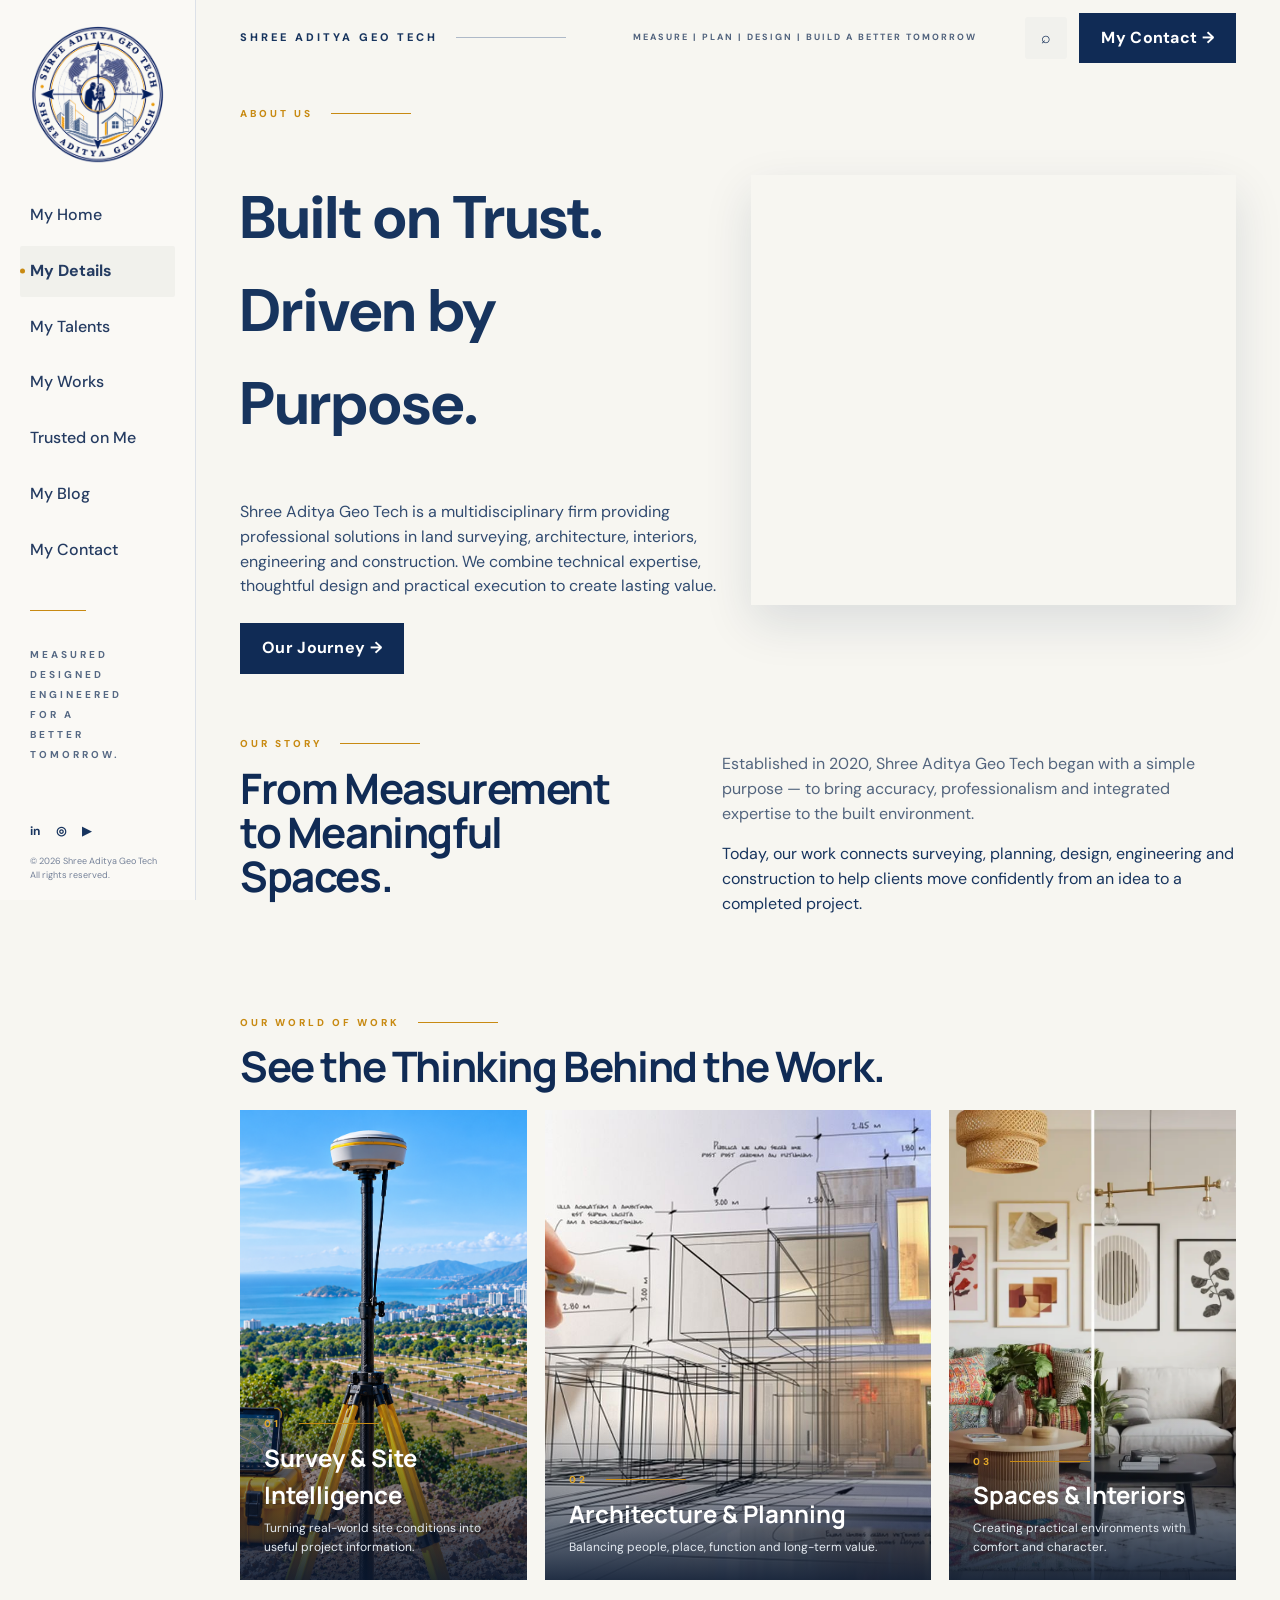
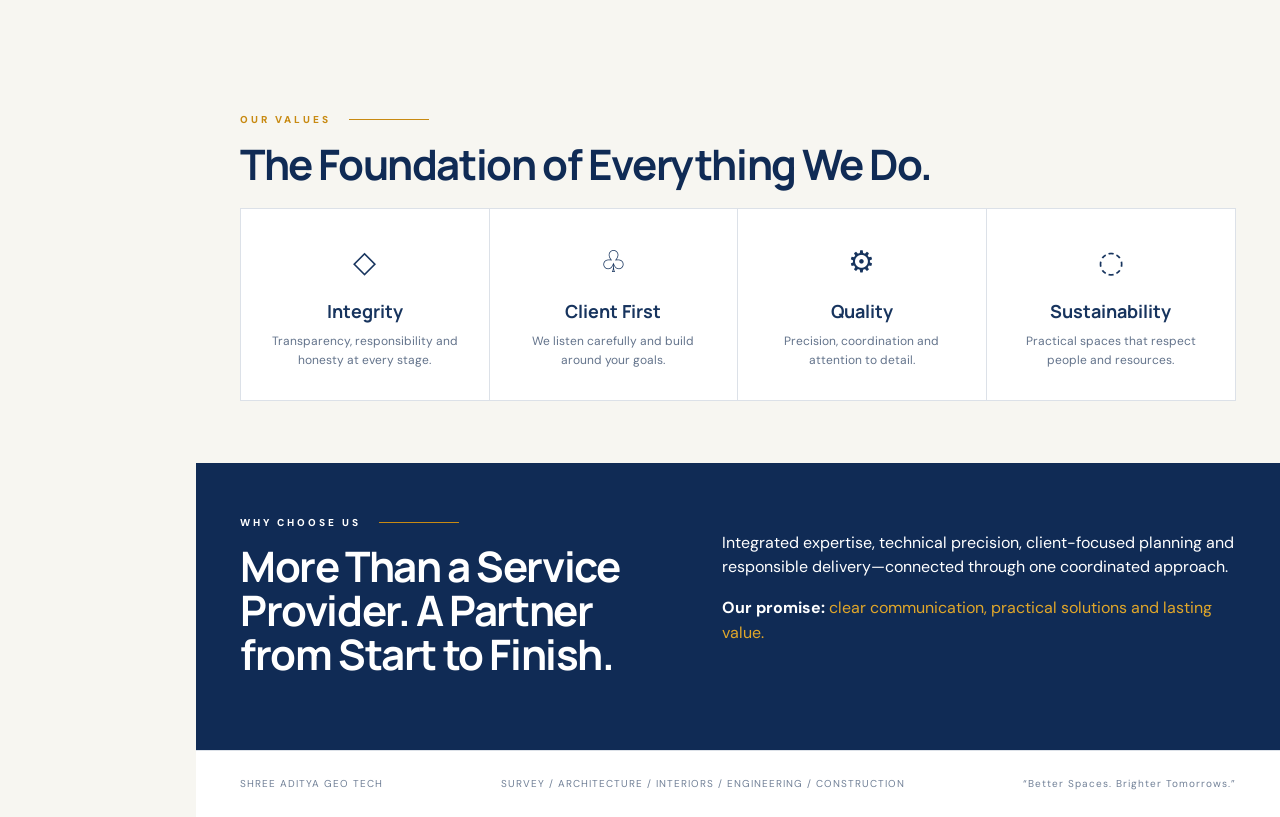
<file: about.html>
<!doctype html>
<html lang="en"><head><meta charset="utf-8"><meta name="viewport" content="width=device-width,initial-scale=1">
<title>About | Shree Aditya Geo Tech</title><meta name="description" content="Shree Aditya Geo Tech — Survey, Architecture, Interiors, Engineering and Construction in Visakhapatnam, Andhra Pradesh.">
<link rel="icon" href="assets/logo.png"><link rel="stylesheet" href="styles.css?v=20260930-prod2"></head>
<body><div class="shell">
<aside class="sidebar"><img class="logo" src="assets/logo.png" alt="Shree Aditya Geo Tech"><button class="mobile-menu" aria-label="Menu">☰</button>
<nav class="side-nav"><a href="index.html" class="">My Home</a><a href="about.html" class="active">My Details</a><a href="services.html" class="">My Talents</a><a href="projects.html" class="">My Works</a><a href="clients.html" class="">Trusted on Me</a><a href="blog.html" class="">My Blog</a><a href="contact.html" class="">My Contact</a></nav><div class="side-rule"></div><p class="side-tag">MEASURED<br>DESIGNED<br>ENGINEERED<br>FOR A<br>BETTER<br>TOMORROW.</p>
<div class="side-bottom"><div class="social"><span>in</span><span>◎</span><span>▶</span></div><p class="copyright">© <span data-year></span> Shree Aditya Geo Tech<br>All rights reserved.</p></div></aside>
<main class="main"><header class="topbar"><div class="top-brand">SHREE ADITYA GEO TECH</div><div class="top-strap">MEASURE | PLAN | DESIGN | BUILD A BETTER TOMORROW</div><div class="top-actions"><button class="icon-btn" aria-label="Search">⌕</button><a class="quote-btn" href="contact.html">My Contact →</a></div></header><section class="page-hero"><div class="container hero-grid"><div class="reveal"><p class="eyebrow">ABOUT US</p><h1>Built on Trust.<br>Driven by<br><span>Purpose.</span></h1><p class="hero-copy">Shree Aditya Geo Tech is a multidisciplinary firm providing professional solutions in land surveying, architecture, interiors, engineering and construction. We combine technical expertise, thoughtful design and practical execution to create lasting value.</p><div class="actions"><a class="button" href="#story">Our Journey →</a></div></div><div class="page-image" style="background-image:url('https://images.unsplash.com/photo-1497366754035-f200968a6e72?auto=format&fit=crop&w=1500&q=88')"></div></div></section>
<section class="section" id="story"><div class="container split"><div><p class="eyebrow">OUR STORY</p><h2 class="section-title">From Measurement to Meaningful Spaces.</h2></div><div><p class="section-lead">Established in 2020, Shree Aditya Geo Tech began with a simple purpose — to bring accuracy, professionalism and integrated expertise to the built environment.</p><p>Today, our work connects surveying, planning, design, engineering and construction to help clients move confidently from an idea to a completed project.</p></div></div></section>
<section class="visual-section"><div class="container"><p class="eyebrow">OUR WORLD OF WORK</p><h2 class="section-title">See the Thinking Behind the Work.</h2><div class="gallery-grid" id="gallery-grid"></div></div></section>
<section class="section"><div class="container"><p class="eyebrow">OUR VALUES</p><h2 class="section-title">The Foundation of Everything We Do.</h2><div class="values"><div class="value"><div class="value-icon">◇</div><h3>Integrity</h3><p>Transparency, responsibility and honesty at every stage.</p></div><div class="value"><div class="value-icon">♧</div><h3>Client First</h3><p>We listen carefully and build around your goals.</p></div><div class="value"><div class="value-icon">⚙</div><h3>Quality</h3><p>Precision, coordination and attention to detail.</p></div><div class="value"><div class="value-icon">◌</div><h3>Sustainability</h3><p>Practical spaces that respect people and resources.</p></div></div></div></section>
<section class="dark-band"><div class="container split"><div><p class="eyebrow">WHY CHOOSE US</p><h2 class="section-title">More Than a Service Provider. A Partner from Start to Finish.</h2></div><div><p>Integrated expertise, technical precision, client-focused planning and responsible delivery—connected through one coordinated approach.</p><p><strong>Our promise:</strong> <span class="gold-text">clear communication, practical solutions and lasting value.</span></p></div></div></section>
<footer class="footer"><div class="container footer-inner"><span>SHREE ADITYA GEO TECH</span><span>SURVEY / ARCHITECTURE / INTERIORS / ENGINEERING / CONSTRUCTION</span><span>“Better Spaces. Brighter Tomorrows.”</span></div></footer>
</main></div><script src="config.js"></script><script src="app.js?v=20260930-prod2"></script></body></html>
</file>
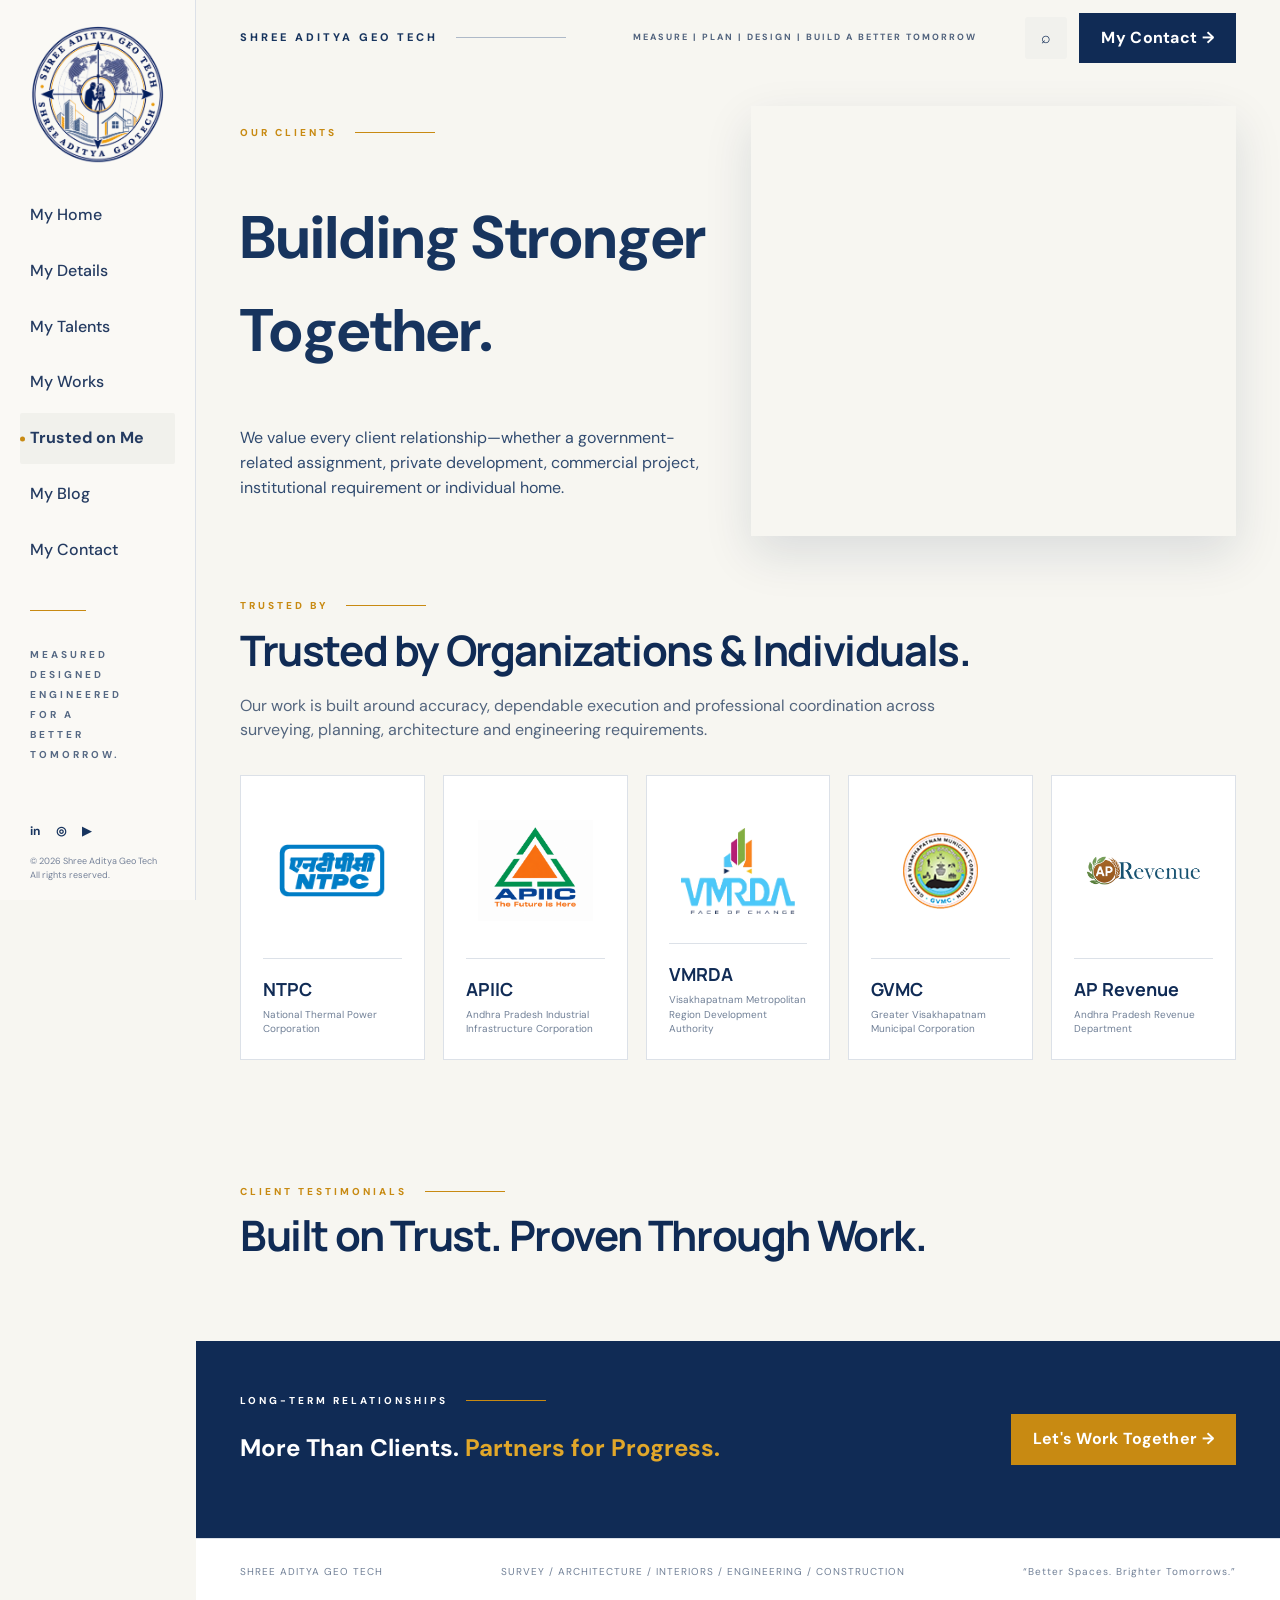
<file: clients.html>
<!doctype html>
<html lang="en"><head><meta charset="utf-8"><meta name="viewport" content="width=device-width,initial-scale=1">
<title>Clients | Shree Aditya Geo Tech</title><meta name="description" content="Shree Aditya Geo Tech — Survey, Architecture, Interiors, Engineering and Construction in Visakhapatnam, Andhra Pradesh.">
<link rel="icon" href="assets/logo.png"><link rel="stylesheet" href="styles.css?v=20260930-prod2"></head>
<body><div class="shell">
<aside class="sidebar"><img class="logo" src="assets/logo.png" alt="Shree Aditya Geo Tech"><button class="mobile-menu" aria-label="Menu">☰</button>
<nav class="side-nav"><a href="index.html" class="">My Home</a><a href="about.html" class="">My Details</a><a href="services.html" class="">My Talents</a><a href="projects.html" class="">My Works</a><a href="clients.html" class="active">Trusted on Me</a><a href="blog.html" class="">My Blog</a><a href="contact.html" class="">My Contact</a></nav><div class="side-rule"></div><p class="side-tag">MEASURED<br>DESIGNED<br>ENGINEERED<br>FOR A<br>BETTER<br>TOMORROW.</p>
<div class="side-bottom"><div class="social"><span>in</span><span>◎</span><span>▶</span></div><p class="copyright">© <span data-year></span> Shree Aditya Geo Tech<br>All rights reserved.</p></div></aside>
<main class="main"><header class="topbar"><div class="top-brand">SHREE ADITYA GEO TECH</div><div class="top-strap">MEASURE | PLAN | DESIGN | BUILD A BETTER TOMORROW</div><div class="top-actions"><button class="icon-btn" aria-label="Search">⌕</button><a class="quote-btn" href="contact.html">My Contact →</a></div></header><section class="page-hero"><div class="container hero-grid"><div class="reveal"><p class="eyebrow">OUR CLIENTS</p><h1>Building Stronger<br><span>Together.</span></h1><p class="hero-copy">We value every client relationship—whether a government-related assignment, private development, commercial project, institutional requirement or individual home.</p></div><div class="page-image" style="background-image:url('https://images.unsplash.com/photo-1521737711867-e3b97375f902?auto=format&fit=crop&w=1500&q=88')"></div></div></section>
<section class="section"><div class="container"><p class="eyebrow">TRUSTED BY</p><h2 class="section-title">Trusted by Organizations &amp; Individuals.</h2><p class="section-lead">Our work is built around accuracy, dependable execution and professional coordination across surveying, planning, architecture and engineering requirements.</p><div class="trusted-logos" style="margin-top:32px">
<article class="trusted-logo-card"><div class="trusted-logo-frame"><img src="assets/ntpc-logo.png" alt="NTPC logo"></div><div class="trusted-logo-copy"><strong>NTPC</strong><small>National Thermal Power Corporation</small></div></article>
<article class="trusted-logo-card"><div class="trusted-logo-frame"><img src="assets/apiic-logo.png" alt="APIIC logo"></div><div class="trusted-logo-copy"><strong>APIIC</strong><small>Andhra Pradesh Industrial Infrastructure Corporation</small></div></article>
<article class="trusted-logo-card"><div class="trusted-logo-frame"><img src="assets/vmrda-logo.png" alt="VMRDA logo"></div><div class="trusted-logo-copy"><strong>VMRDA</strong><small>Visakhapatnam Metropolitan Region Development Authority</small></div></article>
<article class="trusted-logo-card"><div class="trusted-logo-frame"><img src="assets/gvmc-logo.png" alt="GVMC logo"></div><div class="trusted-logo-copy"><strong>GVMC</strong><small>Greater Visakhapatnam Municipal Corporation</small></div></article>
<article class="trusted-logo-card"><div class="trusted-logo-frame"><img src="assets/ap-revenue-logo.png" alt="AP Revenue logo"></div><div class="trusted-logo-copy"><strong>AP Revenue</strong><small>Andhra Pradesh Revenue Department</small></div></article>
</div></div></section>
<section class="section"><div class="container"><p class="eyebrow">CLIENT TESTIMONIALS</p><h2 class="section-title">Built on Trust. Proven Through Work.</h2></div></section>
<section class="dark-band"><div class="container cta-grid"><div><p class="eyebrow">LONG-TERM RELATIONSHIPS</p><h2>More Than Clients. <span class="gold-text">Partners for Progress.</span></h2></div><a class="button gold" href="contact.html">Let's Work Together →</a></div></section>
<footer class="footer"><div class="container footer-inner"><span>SHREE ADITYA GEO TECH</span><span>SURVEY / ARCHITECTURE / INTERIORS / ENGINEERING / CONSTRUCTION</span><span>“Better Spaces. Brighter Tomorrows.”</span></div></footer>
</main></div><script src="config.js"></script><script src="app.js?v=20260930-prod2"></script></body></html>
</file>
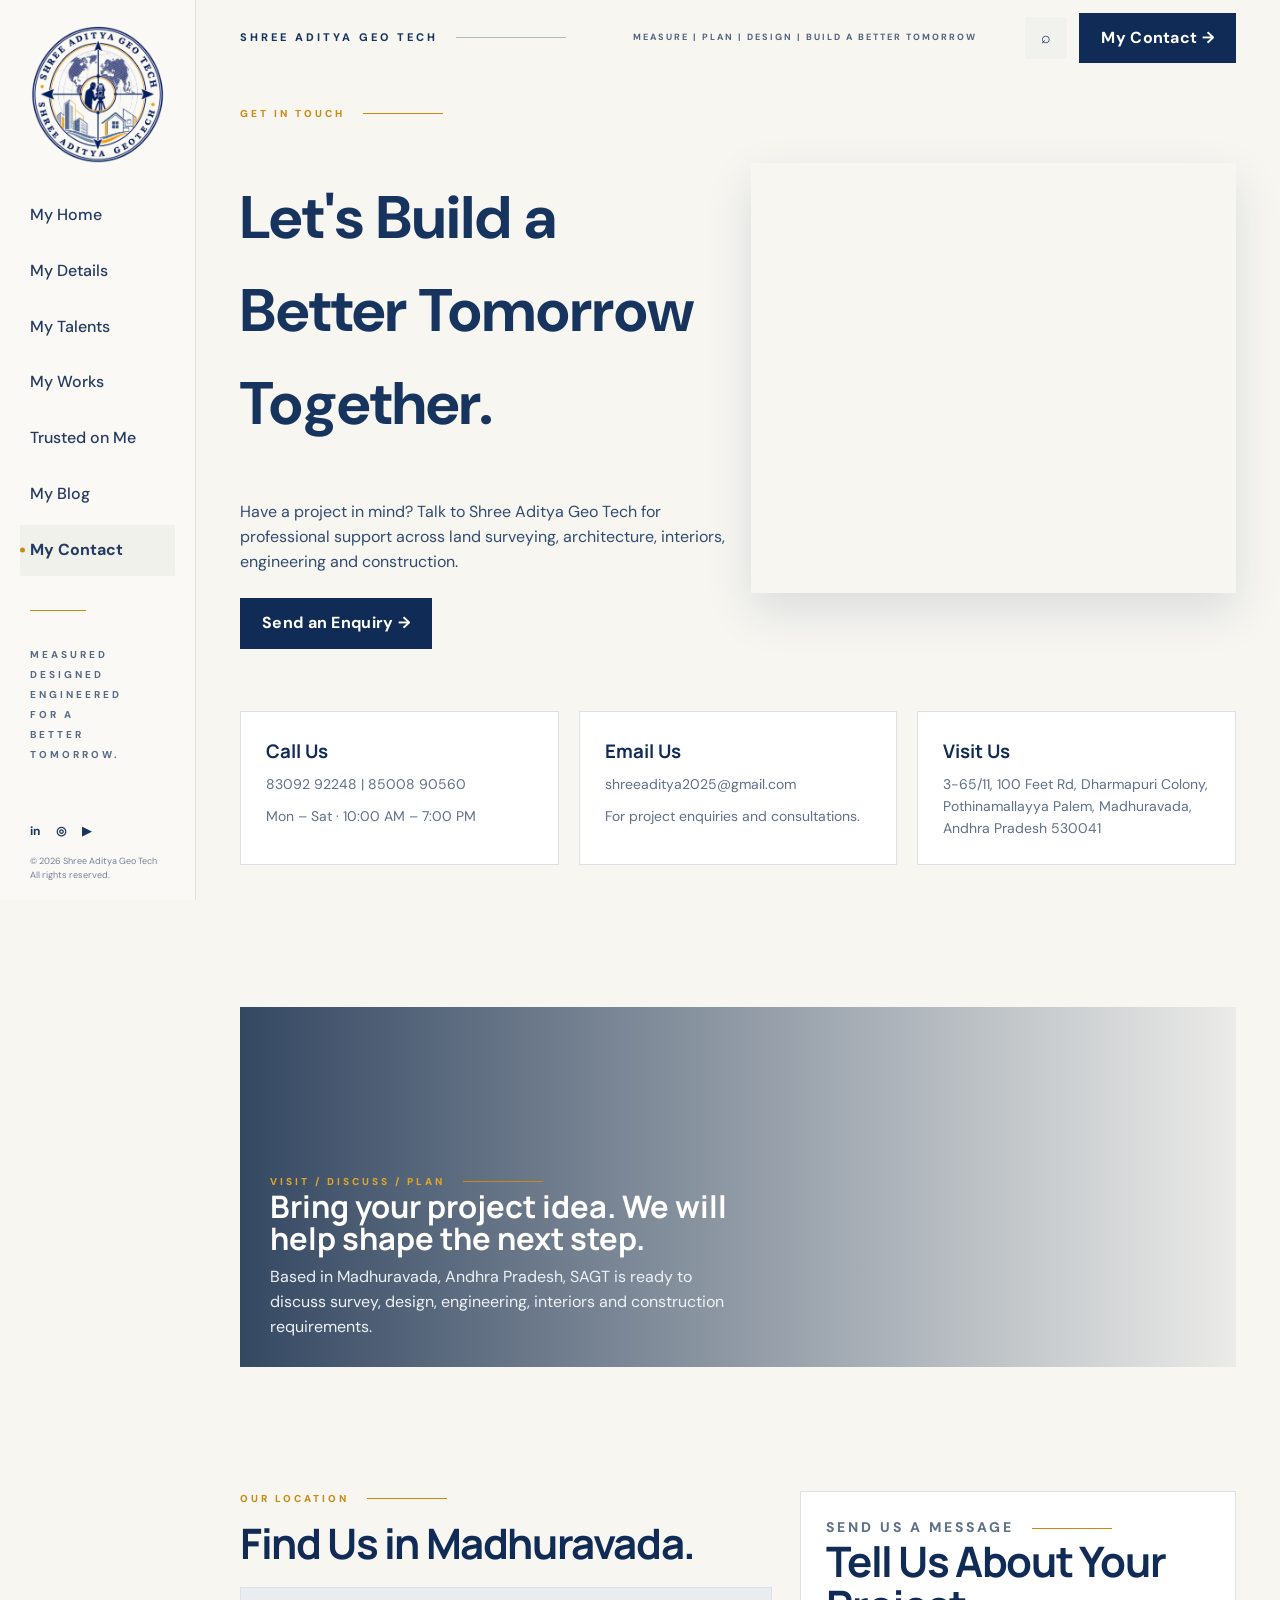
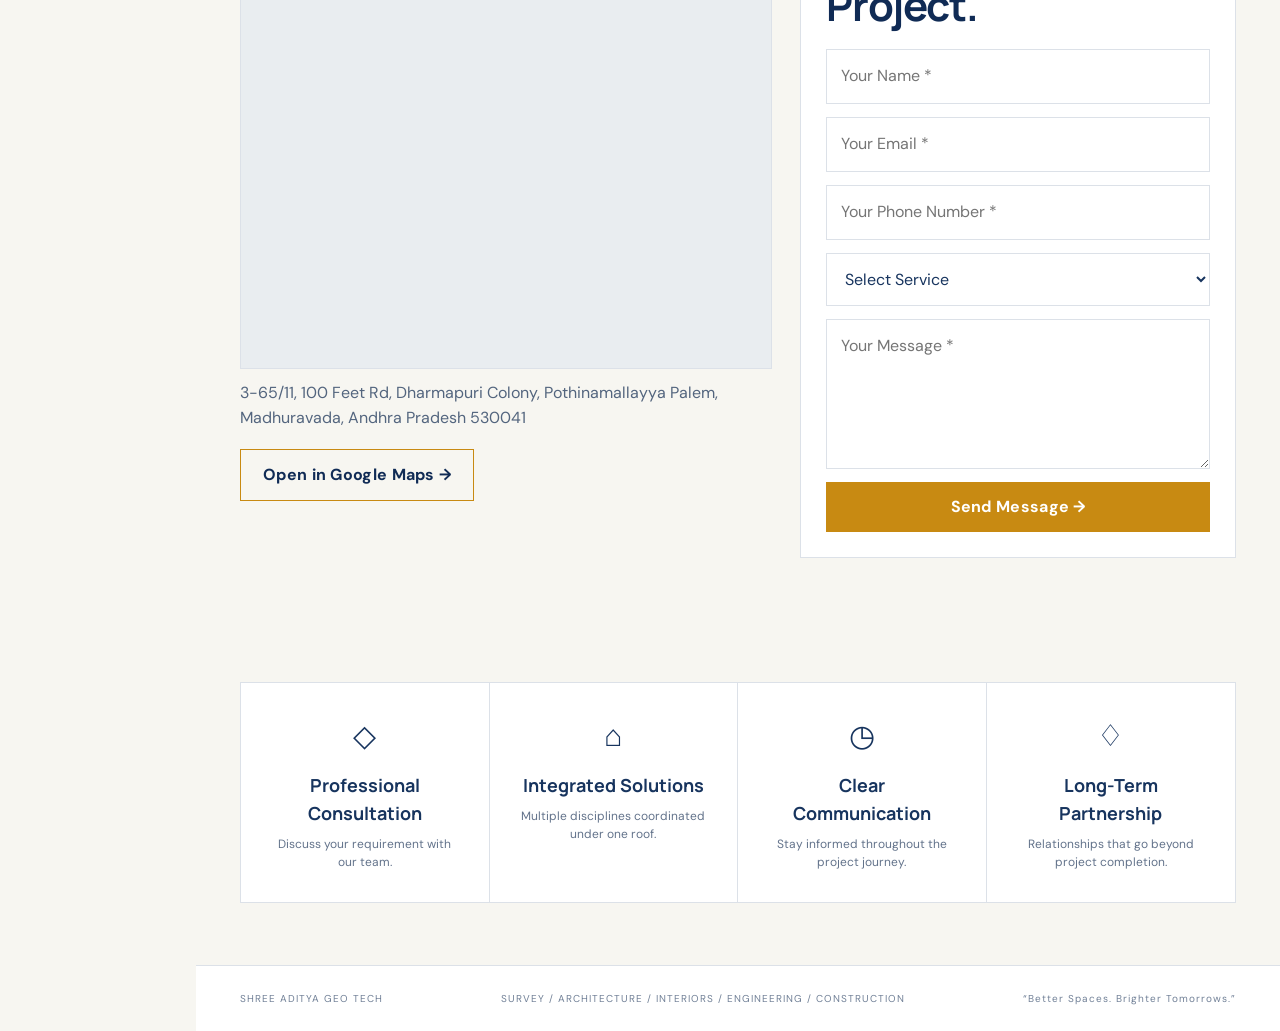
<file: contact.html>
<!doctype html>
<html lang="en"><head><meta charset="utf-8"><meta name="viewport" content="width=device-width,initial-scale=1">
<title>Contact | Shree Aditya Geo Tech</title><meta name="description" content="Shree Aditya Geo Tech — Survey, Architecture, Interiors, Engineering and Construction in Visakhapatnam, Andhra Pradesh.">
<link rel="icon" href="assets/logo.png"><link rel="stylesheet" href="styles.css?v=20260930-prod2"></head>
<body><div class="shell">
<aside class="sidebar"><img class="logo" src="assets/logo.png" alt="Shree Aditya Geo Tech"><button class="mobile-menu" aria-label="Menu">☰</button>
<nav class="side-nav"><a href="index.html" class="">My Home</a><a href="about.html" class="">My Details</a><a href="services.html" class="">My Talents</a><a href="projects.html" class="">My Works</a><a href="clients.html" class="">Trusted on Me</a><a href="blog.html" class="">My Blog</a><a href="contact.html" class="active">My Contact</a></nav><div class="side-rule"></div><p class="side-tag">MEASURED<br>DESIGNED<br>ENGINEERED<br>FOR A<br>BETTER<br>TOMORROW.</p>
<div class="side-bottom"><div class="social"><span>in</span><span>◎</span><span>▶</span></div><p class="copyright">© <span data-year></span> Shree Aditya Geo Tech<br>All rights reserved.</p></div></aside>
<main class="main"><header class="topbar"><div class="top-brand">SHREE ADITYA GEO TECH</div><div class="top-strap">MEASURE | PLAN | DESIGN | BUILD A BETTER TOMORROW</div><div class="top-actions"><button class="icon-btn" aria-label="Search">⌕</button><a class="quote-btn" href="contact.html">My Contact →</a></div></header><section class="page-hero"><div class="container hero-grid"><div class="reveal"><p class="eyebrow">GET IN TOUCH</p><h1>Let's Build a<br>Better Tomorrow<br><span>Together.</span></h1><p class="hero-copy">Have a project in mind? Talk to Shree Aditya Geo Tech for professional support across land surveying, architecture, interiors, engineering and construction.</p><div class="actions"><a class="button" href="#message">Send an Enquiry →</a></div></div><div class="page-image" style="background-image:url('https://images.unsplash.com/photo-1497366216548-37526070297c?auto=format&fit=crop&w=1500&q=88')"></div></div></section>
<section class="section"><div class="container cards"><div class="contact-card"><h3>Call Us</h3><p data-phone></p><p style="margin-top:10px">Mon – Sat · <span data-hours></span></p></div><div class="contact-card"><h3>Email Us</h3><p data-email></p><p style="margin-top:10px">For project enquiries and consultations.</p></div><div class="contact-card"><h3>Visit Us</h3><p data-address></p></div></div></section>
<section class="section"><div class="container"><div class="contact-visual" style="background-image:url('https://images.unsplash.com/photo-1497366216548-37526070297c?auto=format&fit=crop&w=1800&q=88')"><div class="contact-visual-content"><p class="eyebrow" style="color:var(--gold2)">VISIT / DISCUSS / PLAN</p><h3>Bring your project idea. We will help shape the next step.</h3><p>Based in Madhuravada, Andhra Pradesh, SAGT is ready to discuss survey, design, engineering, interiors and construction requirements.</p></div></div></div></section>
<section class="section" id="message"><div class="container contact-grid"><div><p class="eyebrow">OUR LOCATION</p><h2 class="section-title">Find Us in Madhuravada.</h2><div class="map"><iframe title="Shree Aditya Geo Tech location map" src="https://www.google.com/maps?q=3-65%2F11%2C%20100%20Feet%20Rd%2C%20Dharmapuri%20Colony%2C%20Pothinamallayya%20Palem%2C%20Madhuravada%2C%20Andhra%20Pradesh%20530041&output=embed" loading="lazy" referrerpolicy="no-referrer-when-downgrade" allowfullscreen></iframe></div><p class="section-lead" style="margin-top:12px" data-address></p><div class="actions" style="margin-top:18px"><a class="button outline" href="https://www.google.com/maps/search/?api=1&amp;query=3-65%2F11%2C%20100%20Feet%20Rd%2C%20Dharmapuri%20Colony%2C%20Pothinamallayya%20Palem%2C%20Madhuravada%2C%20Andhra%20Pradesh%20530041" target="_blank" rel="noopener">Open in Google Maps →</a></div></div><div class="contact-card"><p class="eyebrow">SEND US A MESSAGE</p><h2 class="section-title">Tell Us About Your Project.</h2><form id="contact-form" class="form"><input name="name" required placeholder="Your Name *"><input name="email" type="email" required placeholder="Your Email *"><input name="phone" required placeholder="Your Phone Number *"><select name="service" required><option value="">Select Service</option><option>Land Surveying</option><option>Architecture</option><option>Interiors</option><option>Engineering</option><option>Construction</option><option>Project Management</option><option>Other</option></select><textarea name="message" required placeholder="Your Message *"></textarea><button class="button gold" type="submit">Send Message →</button></form><div id="form-status"></div></div></div></section>
<section class="section"><div class="container"><div class="values"><div class="value"><div class="value-icon">◇</div><h3>Professional Consultation</h3><p>Discuss your requirement with our team.</p></div><div class="value"><div class="value-icon">⌂</div><h3>Integrated Solutions</h3><p>Multiple disciplines coordinated under one roof.</p></div><div class="value"><div class="value-icon">◷</div><h3>Clear Communication</h3><p>Stay informed throughout the project journey.</p></div><div class="value"><div class="value-icon">♢</div><h3>Long-Term Partnership</h3><p>Relationships that go beyond project completion.</p></div></div></div></section>
<footer class="footer"><div class="container footer-inner"><span>SHREE ADITYA GEO TECH</span><span>SURVEY / ARCHITECTURE / INTERIORS / ENGINEERING / CONSTRUCTION</span><span>“Better Spaces. Brighter Tomorrows.”</span></div></footer>
</main></div><script src="config.js"></script><script src="app.js?v=20260930-prod2"></script></body></html>
</file>
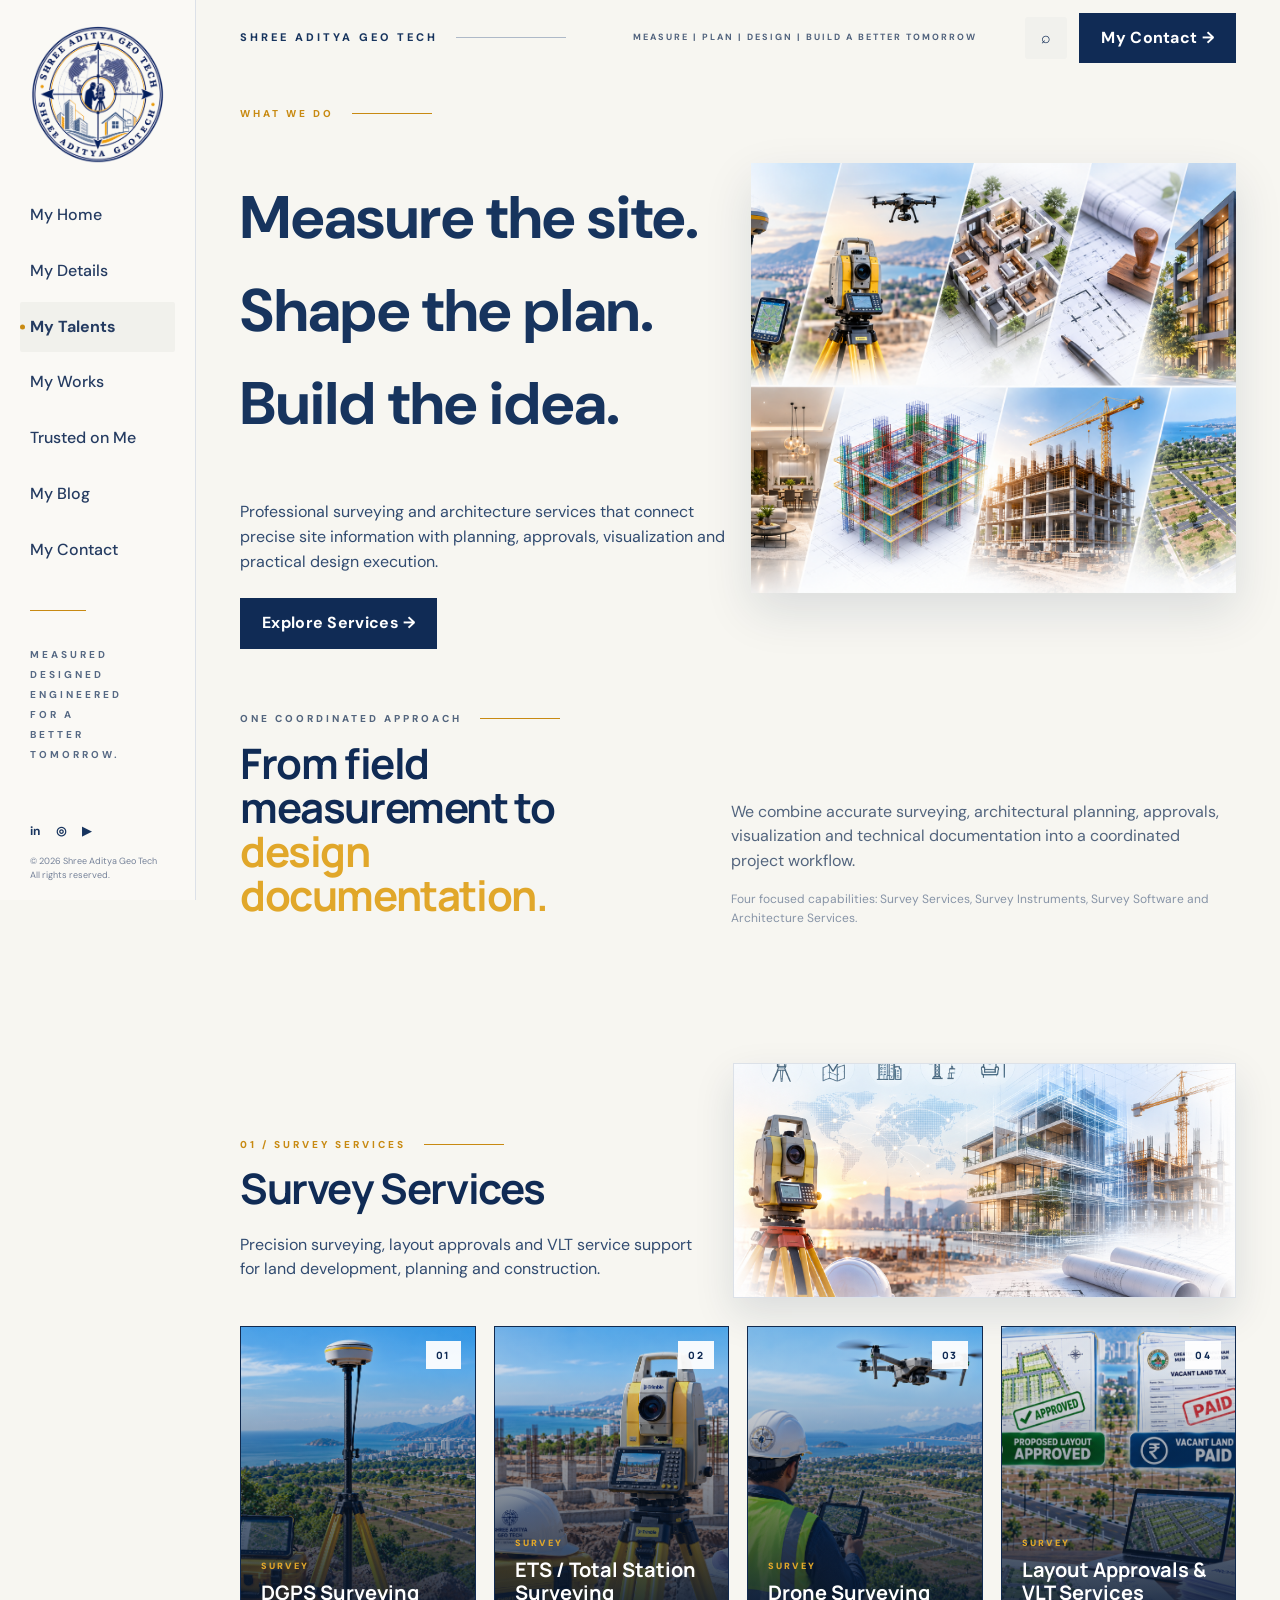
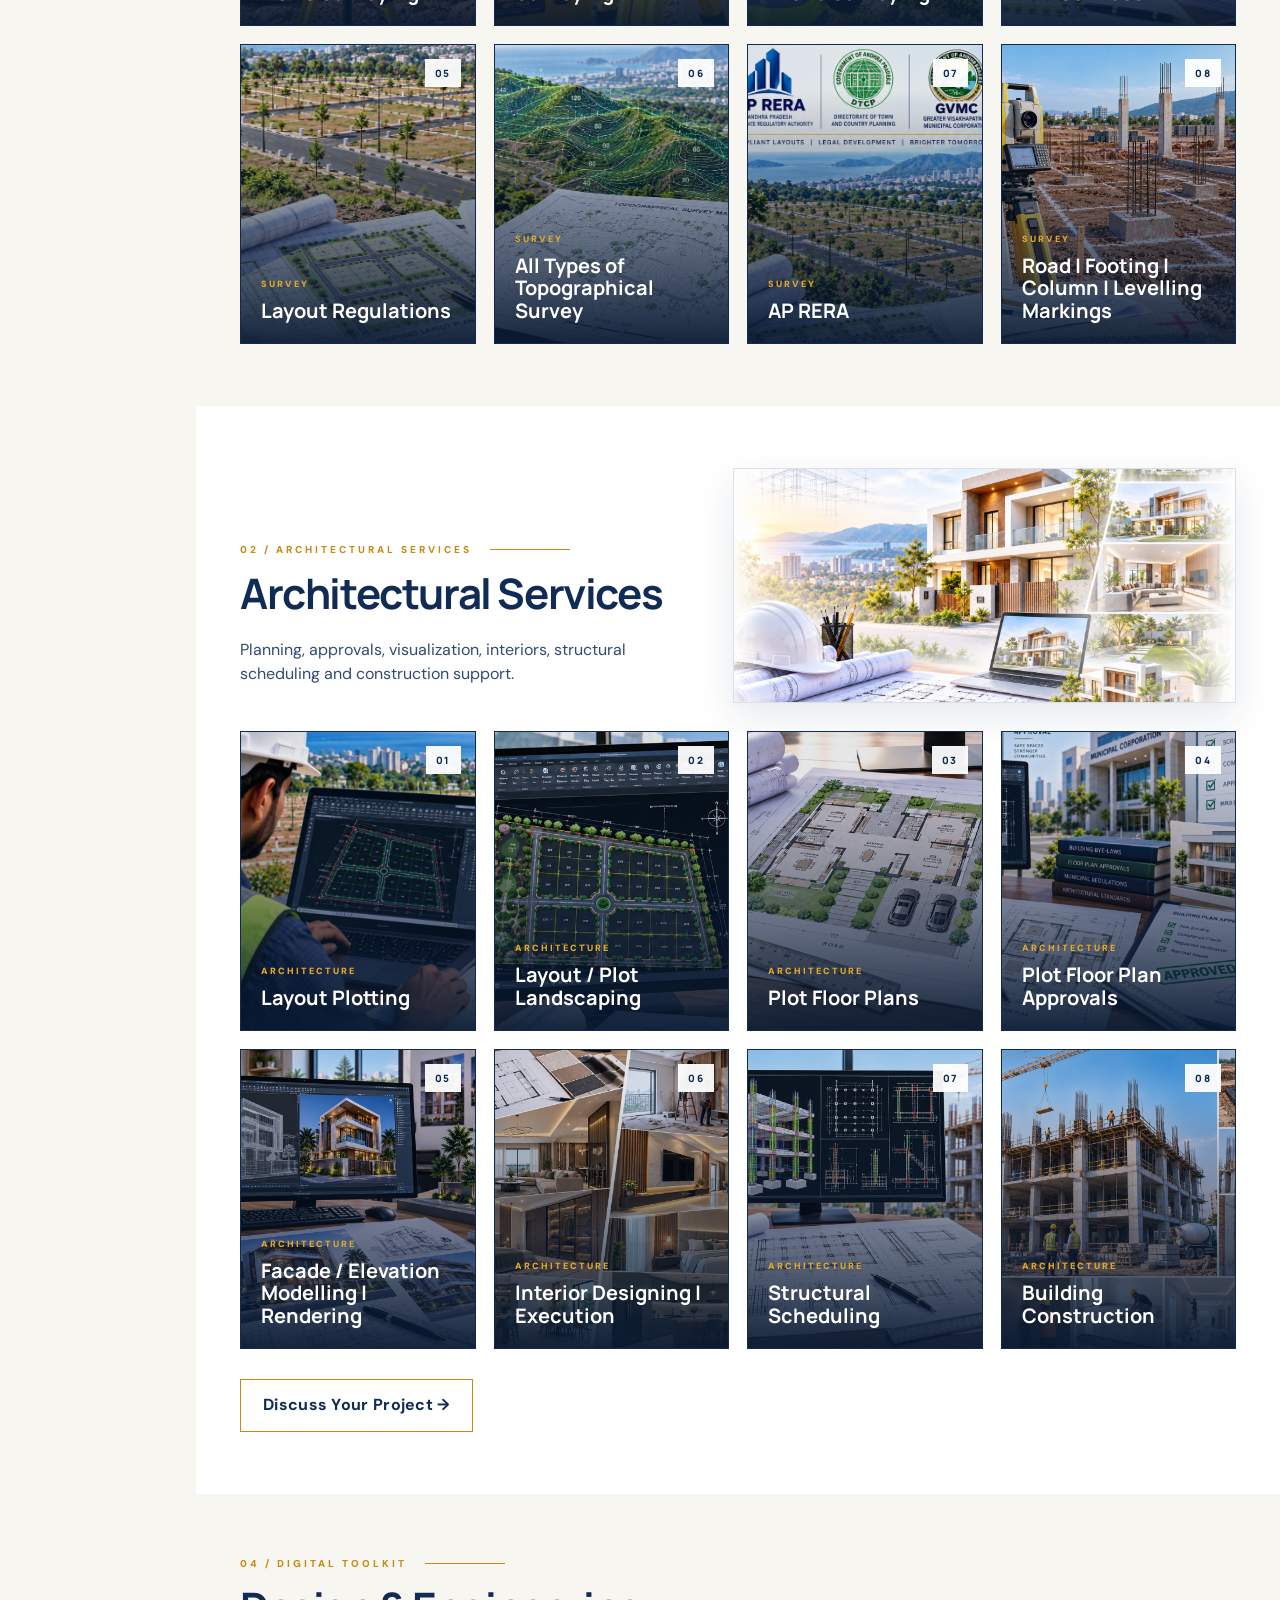
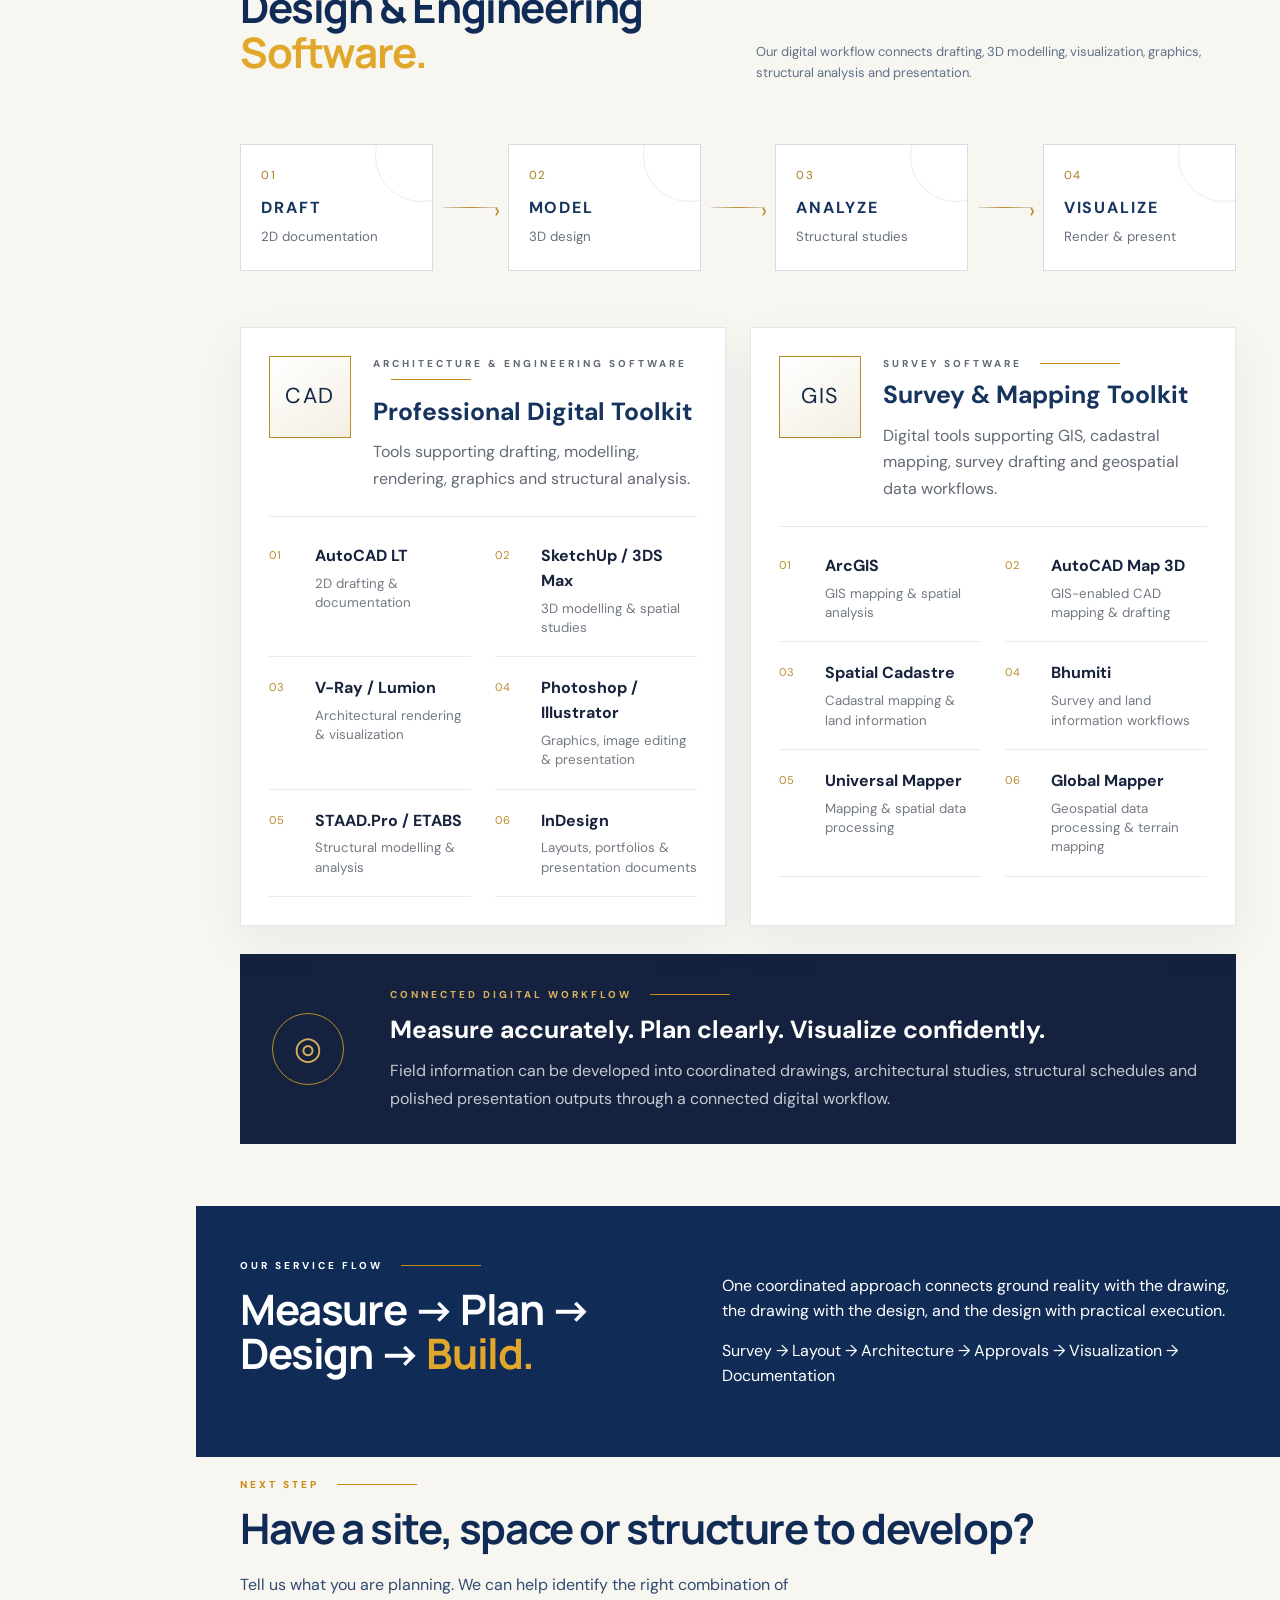
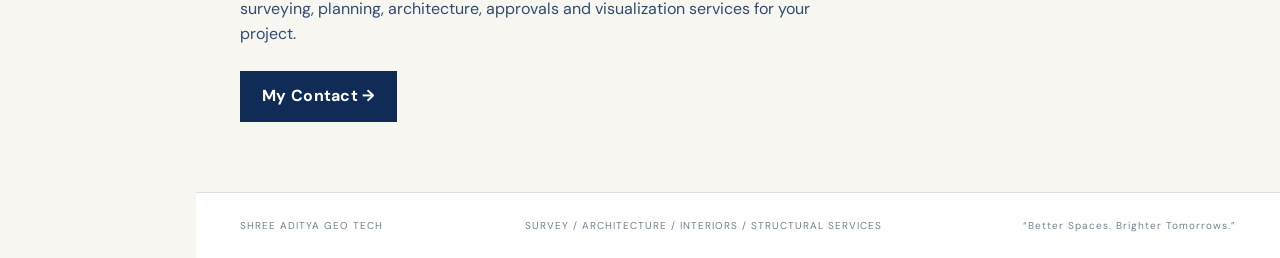
<file: services.html>
<!doctype html>
<html lang="en">
<head>
<meta charset="utf-8">
<meta name="viewport" content="width=device-width,initial-scale=1">
<meta name="theme-color" content="#111111">
<title>Services | Shree Aditya Geo Tech</title>
<meta name="description" content="Professional surveying, architecture, planning, approvals, visualization and interior design services by Shree Aditya Geo Tech.">
<link rel="icon" href="assets/logo.png">
<link rel="stylesheet" href="styles.css?v=20260930-prod2">
</head>
<body>
<div class="shell">
<aside class="sidebar">
<img class="logo" src="assets/logo.png" alt="Shree Aditya Geo Tech">
<button class="mobile-menu" aria-label="Open navigation" type="button">☰</button>
<nav class="side-nav" aria-label="Primary navigation">
<a href="index.html">My Home</a>
<a href="about.html">My Details</a>
<a href="services.html" class="active" aria-current="page">My Talents</a>
<a href="projects.html">My Works</a>
<a href="clients.html">Trusted on Me</a>
<a href="blog.html">My Blog</a>
<a href="contact.html">My Contact</a>
</nav>
<div class="side-rule"></div>
<p class="side-tag">MEASURED<br>DESIGNED<br>ENGINEERED<br>FOR A<br>BETTER<br>TOMORROW.</p>
<div class="side-bottom">
<div class="social" aria-label="Social links"><span>in</span><span>◎</span><span>▶</span></div>
<p class="copyright">© <span data-year></span> Shree Aditya Geo Tech<br>All rights reserved.</p>
</div>
</aside>

<main class="main">
<header class="topbar">
<div class="top-brand">SHREE ADITYA GEO TECH</div>
<div class="top-strap">MEASURE | PLAN | DESIGN | BUILD A BETTER TOMORROW</div>
<div class="top-actions">
<button class="icon-btn" aria-label="Search" type="button">⌕</button>
<a class="quote-btn" href="contact.html">My Contact →</a>
</div>
</header>

<section class="page-hero survey-hero">
<div class="container hero-grid">
<div class="reveal">
<p class="eyebrow">WHAT WE DO</p>
<h1>Measure the site.<br>Shape the plan.<br><span>Build the idea.</span></h1>
<p class="hero-copy">Professional surveying and architecture services that connect precise site information with planning, approvals, visualization and practical design execution.</p>
<div class="actions"><a class="button" href="#surveying">Explore Services →</a></div>
</div>
<div class="page-image survey-hero-image" style="background-image:url('assets/survey-hero-section.png')" role="img" aria-label="Surveying, drone, floor planning, structural and construction services"></div>
</div>
</section>

<section class="survey-intro section">
<div class="container survey-intro-grid">
<div><p class="eyebrow">ONE COORDINATED APPROACH</p><h2 class="section-title">From field measurement to <span class="gold-text">design documentation.</span></h2></div>
<div><p>We combine accurate surveying, architectural planning, approvals, visualization and technical documentation into a coordinated project workflow.</p><p class="muted-small">Four focused capabilities: Survey Services, Survey Instruments, Survey Software and Architecture Services.</p></div>
</div>
</section>

<section id="surveying" class="service-showcase-section section">
<div class="container">
  <div class="section-heading-row">
    <div>
      <p class="eyebrow">01 / SURVEY SERVICES</p>
      <h2 class="section-title">Survey Services</h2>
      <p class="hero-copy">Precision surveying, layout approvals and VLT service support for land development, planning and construction.</p>
    </div>
    <div class="survey-section-image service-heading-image survey-section-image-main" style="background-image:url('assets/services-hero-section.png')" role="img" aria-label="Surveying, mapping, architecture and construction services"></div>
  </div>

  <div class="hover-service-grid">
    <article class="hover-service-card">
      <img src="assets/dgps-surveying.png" alt="DGPS Surveying GNSS Receiver">
      <div class="hover-service-shade"></div>
      <div class="hover-service-number">01</div>
      <div class="hover-service-content"><span>SURVEY</span><h3>DGPS Surveying</h3><p>High-precision positioning, coordinates and survey control for land and site development.</p></div>
    </article>

    <article class="hover-service-card">
      <img src="assets/ets-total-station-latest.png" alt="ETS Total Station Surveying with Trimble Instrument" loading="lazy">
      <div class="hover-service-shade"></div>
      <div class="hover-service-number">02</div>
      <div class="hover-service-content"><span>SURVEY</span><h3>ETS / Total Station Surveying</h3><p>Accurate angle, distance, coordinate and detail measurement for field survey work.</p></div>
    </article>

    <article class="hover-service-card">
      <img src="assets/drone-survey.png" alt="Drone Surveying and Aerial Mapping" loading="lazy">
      <div class="hover-service-shade"></div>
      <div class="hover-service-number">03</div>
      <div class="hover-service-content"><span>SURVEY</span><h3>Drone Surveying</h3><p>Aerial site capture, visual documentation and mapping support for project planning.</p></div>
    </article>

    <article class="hover-service-card">
      <img src="assets/layout-approvals-vlt-services.png" alt="Layout Approvals and VLT Services" loading="lazy">
      <div class="hover-service-shade"></div>
      <div class="hover-service-number">04</div>
      <div class="hover-service-content"><span>SURVEY</span><h3>Layout Approvals &amp; VLT Services</h3><p>Layout approval support and Vacant Land Tax (VLT) service assistance with related documentation.</p></div>
    </article>

    <article class="hover-service-card">
      <img src="assets/layout-regulations.png" alt="Layout Regulations and Proposed Layout Plan" loading="lazy">
      <div class="hover-service-shade"></div>
      <div class="hover-service-number">05</div>
      <div class="hover-service-content"><span>SURVEY</span><h3>Layout Regulations</h3><p>Planning support around applicable layout rules, development controls and site requirements.</p></div>
    </article>

    <article class="hover-service-card">
      <img src="assets/topographical-survey.png" alt="Topographical Survey Map and Contour Survey" loading="lazy">
      <div class="hover-service-shade"></div>
      <div class="hover-service-number">06</div>
      <div class="hover-service-content"><span>SURVEY</span><h3>All Types of Topographical Survey</h3><p>Ground levels, contours, features and terrain information for planning and engineering.</p></div>
    </article>

    <article class="hover-service-card">
      <img src="assets/ap-rera-layout-services.png" alt="AP RERA, DTCP and GVMC Layout Services" loading="lazy">
      <div class="hover-service-shade"></div>
      <div class="hover-service-number">07</div>
      <div class="hover-service-content"><span>SURVEY</span><h3>AP RERA</h3><p>Survey and documentation support for project information and related requirements.</p></div>
    </article>

    <article class="hover-service-card">
      <img src="assets/footing-column-marking.png" alt="Footing Column Marking using Total Station" loading="lazy">
      <div class="hover-service-shade"></div>
      <div class="hover-service-number">08</div>
      <div class="hover-service-content"><span>SURVEY</span><h3>Road | Footing | Column | Levelling Markings</h3><p>Construction setting-out, alignment, reference and level markings on site.</p></div>
    </article>
  </div>
</div>
</section>

<section id="architecture" class="service-showcase-section section architecture-service-section">
<div class="container">
  <div class="section-heading-row">
    <div>
      <p class="eyebrow">02 / ARCHITECTURAL SERVICES</p>
      <h2 class="section-title">Architectural Services</h2>
      <p class="hero-copy">Planning, approvals, visualization, interiors, structural scheduling and construction support.</p>
    </div>
    <div class="survey-section-image service-heading-image" style="background-image:url('assets/architecture-section-image.png')" role="img" aria-label="Architecture planning, floor plans, facade, interiors and landscaping"></div>
  </div>

  <div class="hover-service-grid">
    <article class="hover-service-card">
      <img src="assets/layout-plotting.png" alt="Layout Plotting and CAD Site Layout" loading="lazy">
      <div class="hover-service-shade"></div>
      <div class="hover-service-number">01</div>
      <div class="hover-service-content"><span>ARCHITECTURE</span><h3>Layout Plotting</h3><p>Clear plotting and site documentation for organized development and planning.</p></div>
    </article>

    <article class="hover-service-card">
      <img src="assets/layout-landscaping.png" alt="Layout and Plot Landscaping CAD Design" loading="lazy">
      <div class="hover-service-shade"></div>
      <div class="hover-service-number">02</div>
      <div class="hover-service-content"><span>ARCHITECTURE</span><h3>Layout / Plot Landscaping</h3><p>Landscape planning integrated with site circulation, open areas and plot use.</p></div>
    </article>

    <article class="hover-service-card">
      <img src="assets/plot-floor-plans.png" alt="Plot Floor Plans and Architectural Plan" loading="lazy">
      <div class="hover-service-shade"></div>
      <div class="hover-service-number">03</div>
      <div class="hover-service-content"><span>ARCHITECTURE</span><h3>Plot Floor Plans</h3><p>Functional floor plans developed around site dimensions, space needs and circulation.</p></div>
    </article>

    <article class="hover-service-card">
      <img src="assets/plot-floor-plan-approvals.png" alt="Plot Floor Plan Approvals" loading="lazy">
      <div class="hover-service-shade"></div>
      <div class="hover-service-number">04</div>
      <div class="hover-service-content"><span>ARCHITECTURE</span><h3>Plot Floor Plan Approvals</h3><p>Approval-support drawings and documentation prepared for applicable requirements.</p></div>
    </article>

    <article class="hover-service-card">
      <img src="assets/facade-modelling-rendering.png" alt="Facade and Elevation Modelling and Rendering" loading="lazy">
      <div class="hover-service-shade"></div>
      <div class="hover-service-number">05</div>
      <div class="hover-service-content"><span>ARCHITECTURE</span><h3>Facade / Elevation Modelling | Rendering</h3><p>3D facade and elevation modelling with presentation-ready architectural renders.</p></div>
    </article>

    <article class="hover-service-card">
      <img src="assets/interior-designing-execution.png" alt="Interior Designing and Execution" loading="lazy">
      <div class="hover-service-shade"></div>
      <div class="hover-service-number">06</div>
      <div class="hover-service-content"><span>ARCHITECTURE</span><h3>Interior Designing | Execution</h3><p>Interior planning, material direction, detailing and execution coordination.</p></div>
    </article>

    <article class="hover-service-card">
      <img src="assets/structural-scheduling.png" alt="Structural Scheduling and Structural Drawings" loading="lazy">
      <div class="hover-service-shade"></div>
      <div class="hover-service-number">07</div>
      <div class="hover-service-content"><span>ARCHITECTURE</span><h3>Structural Scheduling</h3><p>Technical scheduling and coordinated documentation for structural components.</p></div>
    </article>

    <article class="hover-service-card">
      <img src="assets/building-construction.png" alt="Building Construction and Execution" loading="lazy">
      <div class="hover-service-shade"></div>
      <div class="hover-service-number">08</div>
      <div class="hover-service-content"><span>ARCHITECTURE</span><h3>Building Construction</h3><p>Coordinated construction support from structural works through finishing and execution.</p></div>
    </article>
  </div>

  <div class="actions" style="margin-top:30px"><a class="button outline" href="contact.html">Discuss Your Project →</a></div>
</div>
</section>

<section class="software-section section software-showcase" id="software">
<div class="container">
<div class="tech-header"><div><p class="eyebrow">04 / DIGITAL TOOLKIT</p><h2 class="section-title">Design &amp; Engineering <span class="gold-text">Software.</span></h2></div><p>Our digital workflow connects drafting, 3D modelling, visualization, graphics, structural analysis and presentation.</p></div>
<div class="software-flow">
<div class="software-flow-node"><span>01</span><strong>DRAFT</strong><small>2D documentation</small></div><div class="software-flow-line"></div>
<div class="software-flow-node"><span>02</span><strong>MODEL</strong><small>3D design</small></div><div class="software-flow-line"></div>
<div class="software-flow-node"><span>03</span><strong>ANALYZE</strong><small>Structural studies</small></div><div class="software-flow-line"></div>
<div class="software-flow-node"><span>04</span><strong>VISUALIZE</strong><small>Render &amp; present</small></div>
</div>
<div class="software-category-grid">
<article class="software-category architecture-software">
<div class="software-category-head"><div class="software-mark">CAD</div><div><p class="eyebrow">ARCHITECTURE &amp; ENGINEERING SOFTWARE</p><h3>Professional Digital Toolkit</h3><p>Tools supporting drafting, modelling, rendering, graphics and structural analysis.</p></div></div>
<div class="software-list">
<div class="software-item"><span>01</span><div><strong>AutoCAD LT</strong><small>2D drafting &amp; documentation</small></div></div>
<div class="software-item"><span>02</span><div><strong>SketchUp / 3DS Max</strong><small>3D modelling &amp; spatial studies</small></div></div>
<div class="software-item"><span>03</span><div><strong>V-Ray / Lumion</strong><small>Architectural rendering &amp; visualization</small></div></div>
<div class="software-item"><span>04</span><div><strong>Photoshop / Illustrator</strong><small>Graphics, image editing &amp; presentation</small></div></div>
<div class="software-item"><span>05</span><div><strong>STAAD.Pro / ETABS</strong><small>Structural modelling &amp; analysis</small></div></div>
<div class="software-item"><span>06</span><div><strong>InDesign</strong><small>Layouts, portfolios &amp; presentation documents</small></div></div>
</div>
</article>
<article class="software-category survey-software">
<div class="software-category-head"><div class="software-mark">GIS</div><div><p class="eyebrow">SURVEY SOFTWARE</p><h3>Survey &amp; Mapping Toolkit</h3><p>Digital tools supporting GIS, cadastral mapping, survey drafting and geospatial data workflows.</p></div></div>
<div class="software-list">
<div class="software-item"><span>01</span><div><strong>ArcGIS</strong><small>GIS mapping &amp; spatial analysis</small></div></div>
<div class="software-item"><span>02</span><div><strong>AutoCAD Map 3D</strong><small>GIS-enabled CAD mapping &amp; drafting</small></div></div>
<div class="software-item"><span>03</span><div><strong>Spatial Cadastre</strong><small>Cadastral mapping &amp; land information</small></div></div>
<div class="software-item"><span>04</span><div><strong>Bhumiti</strong><small>Survey and land information workflows</small></div></div>
<div class="software-item"><span>05</span><div><strong>Universal Mapper</strong><small>Mapping &amp; spatial data processing</small></div></div>
<div class="software-item"><span>06</span><div><strong>Global Mapper</strong><small>Geospatial data processing &amp; terrain mapping</small></div></div>
</div>
</article>
</div>
<div class="software-accuracy"><div class="accuracy-icon">◎</div><div><p class="eyebrow">CONNECTED DIGITAL WORKFLOW</p><h3>Measure accurately. Plan clearly. Visualize confidently.</h3><p>Field information can be developed into coordinated drawings, architectural studies, structural schedules and polished presentation outputs through a connected digital workflow.</p></div></div>
</div>
</section>

<section class="dark-band"><div class="container split"><div><p class="eyebrow">OUR SERVICE FLOW</p><h2 class="section-title">Measure → Plan → Design → <span class="gold-text">Build.</span></h2></div><div><p>One coordinated approach connects ground reality with the drawing, the drawing with the design, and the design with practical execution.</p><p>Survey → Layout → Architecture → Approvals → Visualization → Documentation</p></div></div></section>

<section class="visual-section"><div class="container"><p class="eyebrow">NEXT STEP</p><h2 class="section-title">Have a site, space or structure to develop?</h2><p class="hero-copy">Tell us what you are planning. We can help identify the right combination of surveying, planning, architecture, approvals and visualization services for your project.</p><div class="actions"><a class="button" href="contact.html">My Contact →</a></div></div></section>

<footer class="footer"><div class="container footer-inner"><span>SHREE ADITYA GEO TECH</span><span>SURVEY / ARCHITECTURE / INTERIORS / STRUCTURAL SERVICES</span><span>“Better Spaces. Brighter Tomorrows.”</span></div></footer>
</main>
</div>
<script src="config.js"></script>
<script src="app.js?v=20260930-prod2"></script>
</body>
</html>
</file>
<file: styles.css>
@import url('https://fonts.googleapis.com/css2?family=DM+Sans:wght@400;500;600;700&family=Manrope:wght@600;700;800&display=swap');
:root{--navy:#102b55;--navy2:#0b2347;--gold:#c88a12;--gold2:#e1a72a;--paper:#f7f6f1;--white:#fff;--ink:#17345e;--muted:#61718a;--line:#dce1e8;--soft:#f1f2f0;--max:1260px;--side:196px}
*{box-sizing:border-box}html{scroll-behavior:smooth}body{margin:0;background:var(--paper);color:var(--ink);font-family:"DM Sans",Arial,sans-serif;line-height:1.55}a{color:inherit;text-decoration:none}button,input,textarea,select{font:inherit}img{max-width:100%;display:block}
.shell{min-height:100vh}.sidebar{position:fixed;left:0;top:0;bottom:0;width:var(--side);background:#faf9f5;border-right:1px solid var(--line);z-index:30;padding:24px 20px 18px;display:flex;flex-direction:column}.logo{width:132px;margin:0 auto 24px}.side-nav{display:flex;flex-direction:column;gap:5px}.side-nav a{padding:13px 10px;border-radius:2px;font-weight:500;color:#243b61;position:relative}.side-nav a:hover,.side-nav a.active{font-weight:700;background:#f1f1ec}.side-nav a.active:before{content:"";width:5px;height:5px;border-radius:50%;background:var(--gold);position:absolute;left:0;top:50%;transform:translateY(-50%)}.side-rule{height:1px;background:var(--gold);width:56px;margin:34px 10px}.side-tag{font-size:10px;line-height:2;letter-spacing:3px;font-weight:700;color:#566984;margin:0 10px}.side-bottom{margin-top:auto}.social{display:flex;gap:16px;font-size:12px;font-weight:700;margin:0 10px 14px}.copyright{font-size:9px;line-height:1.5;color:#748198;margin:0 10px}
.main{margin-left:var(--side);min-height:100vh}.topbar{height:76px;display:flex;align-items:center;justify-content:space-between;padding:0 44px;border-bottom:0 solid var(--line);max-width:var(--max);margin:auto}.top-brand{font-size:11px;letter-spacing:3px;font-weight:800;white-space:nowrap}.top-brand:after{content:"";display:inline-block;width:110px;height:1px;background:#aeb9c8;margin:0 18px 3px}.top-strap{font-size:9px;letter-spacing:2px;font-weight:700;color:#50627d}.top-actions{display:flex;gap:12px;align-items:center}.icon-btn{width:42px;height:42px;border:0;background:#f1f1ed;color:var(--navy);display:grid;place-items:center;border-radius:3px}.quote-btn,.button{border:0;background:var(--navy);color:#fff;padding:13px 22px;font-weight:700;letter-spacing:.3px;display:inline-flex;gap:12px;align-items:center;justify-content:center}.quote-btn:hover,.button:hover{background:#173c70}.button.gold{background:var(--gold)}.button.gold:hover{background:#ae7410}.button.outline{background:transparent;border:1px solid var(--gold);color:var(--navy)}.mobile-menu{display:none}
.container{max-width:var(--max);margin:auto;padding:0 44px}.eyebrow{font-size:10px;letter-spacing:3px;font-weight:800;color:var(--gold);margin:0 0 14px}.eyebrow:after{content:"";display:inline-block;width:80px;height:1px;background:var(--gold);margin:0 0 3px 18px}.hero{position:relative;overflow:hidden;padding:30px 0 0}.hero-grid{display:grid;grid-template-columns:1fr 1fr;gap:25px;align-items:center;min-height:410px}.hero h1{font-family:"Manrope",sans-serif;font-size:70px;line-height:.96;letter-spacing:-3px;margin:0 0 24px;color:var(--navy);max-width:650px}.hero h1 span{color:var(--gold)}.hero-copy{max-width:620px;font-size:16px;color:#314b70}.hero-art{min-height:420px;background-position:center;background-size:cover;position:relative}.hero-art:after{content:"";position:absolute;inset:0;background:linear-gradient(90deg,var(--paper) 0%,transparent 34%)}.hero-sidewords{position:absolute;right:32px;top:50%;transform:translateY(-50%);color:#fff;font-size:12px;line-height:2.4;letter-spacing:4px;font-weight:700;z-index:2}
.actions{display:flex;gap:18px;margin-top:24px}.section{padding:62px 0}.section-title{font-family:"Manrope";font-size:42px;line-height:1.05;letter-spacing:-1.4px;margin:0 0 22px;color:var(--navy)}.section-lead{max-width:760px;color:#53657e}.split{display:grid;grid-template-columns:1fr 1.25fr;gap:70px}.stats{display:grid;grid-template-columns:repeat(4,1fr);background:var(--white);border:1px solid var(--line);padding:24px 0}.stat{text-align:center;border-right:1px solid var(--line)}.stat:last-child{border-right:0}.stat strong{display:block;font-family:Manrope;font-size:30px;color:var(--navy)}.stat span{font-size:11px;color:#65748b}.cards{display:grid;grid-template-columns:repeat(3,1fr);gap:20px}.card{background:var(--white);border:1px solid var(--line);padding:25px}.card h3{font-family:Manrope;color:var(--navy);margin:8px 0 8px;font-size:21px}.card p{margin:0;color:#61718a;font-size:14px}.service-number{font-size:10px;font-weight:800;letter-spacing:2px;color:var(--gold)}.service-icon{font-size:28px;color:var(--navy);margin:16px 0}.dark-band{background:var(--navy);color:#fff;padding:52px 0}.dark-band .section-title,.dark-band p{color:#fff}.gold-text{color:var(--gold2)}
.project-grid{display:grid;grid-template-columns:repeat(3,1fr);gap:20px}.project-card{background:#fff;border:1px solid var(--line);overflow:hidden}.project-img{aspect-ratio:1.55;object-fit:cover;width:100%}.project-body{padding:16px 17px 20px}.project-cat{font-size:9px;letter-spacing:2px;font-weight:800;color:#738097}.project-title{font-family:Manrope;font-size:19px;margin:5px 0;color:var(--navy)}.project-meta{font-size:11px;color:#738097}.filters{display:flex;gap:0;border:1px solid var(--line);background:#fff;margin:28px 0}.filter{flex:1;border:0;border-right:1px solid var(--line);background:#fff;padding:14px 10px;color:#52647d;cursor:pointer}.filter:last-child{border:0}.filter.active{background:var(--navy);color:#fff}
.values{display:grid;grid-template-columns:repeat(4,1fr);background:#fff;border:1px solid var(--line)}.value{padding:30px;text-align:center;border-right:1px solid var(--line)}.value:last-child{border-right:0}.value-icon{font-size:30px;margin-bottom:12px}.value h3{font-family:Manrope;font-size:18px;margin:0 0 7px}.value p{font-size:12px;color:#63738b;margin:0}
.client-wall{display:grid;grid-template-columns:repeat(4,1fr);background:#fff;border:1px solid var(--line)}.client{min-height:120px;border-right:1px solid var(--line);border-bottom:1px solid var(--line);display:grid;place-items:center;padding:20px;text-align:center}.client strong{font-family:Manrope;color:var(--navy);font-size:14px}.client small{display:block;color:#77859a;margin-top:5px}
.blog-layout{display:grid;grid-template-columns:1fr 290px;gap:35px}.post-grid{display:grid;grid-template-columns:repeat(2,1fr);gap:20px}.post{background:#fff;border:1px solid var(--line);padding:22px}.post-tag{font-size:9px;letter-spacing:2px;font-weight:800;color:#476b9e}.post h3{font-family:Manrope;font-size:20px;line-height:1.15;margin:9px 0}.post p{font-size:13px;color:#66758b}.sidebar-box{background:#fff;border:1px solid var(--line);padding:20px;height:max-content}.sidebar-box h3{font-family:Manrope;margin:0 0 14px}.search{width:100%;border:1px solid var(--line);padding:12px;background:#fff;margin-bottom:20px}.category{padding:11px 0;border-bottom:1px solid var(--line);font-size:13px}
.contact-grid{display:grid;grid-template-columns:1.1fr .9fr;gap:28px}.contact-card{background:#fff;border:1px solid var(--line);padding:25px}.contact-card h3{font-family:Manrope;color:var(--navy);margin:0 0 8px}.contact-card p{margin:0;color:#5f7089;font-size:14px}.form{display:grid;gap:13px}.form input,.form textarea,.form select{border:1px solid var(--line);padding:14px;background:#fff;color:var(--ink)}.form textarea{min-height:150px;resize:vertical}.form-note{font-size:11px;color:#718096}
.map{min-height:380px;position:relative;overflow:hidden;border:1px solid var(--line);background:#e9edf0}.map iframe{display:block;width:100%;height:380px;border:0}
.cta{padding:52px 0;background:var(--navy);color:#fff}.cta-grid{display:flex;align-items:center;justify-content:space-between;gap:30px}.cta h2{font-family:Manrope;font-size:38px;margin:0}.cta p{margin:8px 0 0;color:#dce4ef}
.footer{padding:25px 0;background:#fff;border-top:1px solid var(--line)}.footer-inner{display:flex;justify-content:space-between;gap:25px;font-size:10px;letter-spacing:1px;color:#718097}.reveal{opacity:0;transform:translateY(15px);transition:.6s}.reveal.show{opacity:1;transform:none}
.page-hero{padding:30px 0 0}.page-hero .hero-grid{min-height:350px}.page-hero h1{font-size:60px}.page-image{min-height:360px;background-size:cover;background-position:center}
@media(max-width:1000px){:root{--side:0px}.sidebar{position:fixed;width:100%;height:68px;bottom:auto;right:0;padding:8px 18px;display:flex;flex-direction:row;align-items:center;justify-content:space-between;border-right:0;border-bottom:1px solid var(--line)}.logo{width:54px;margin:0}.side-nav,.side-rule,.side-tag,.side-bottom{display:none}.mobile-menu{display:block;border:0;background:none;font-size:25px;color:var(--navy)}.main{margin-left:0;padding-top:68px}.topbar{display:none}.hero h1{font-size:58px}.container{padding:0 26px}.cards,.project-grid{grid-template-columns:repeat(2,1fr)}.client-wall{grid-template-columns:repeat(2,1fr)}.values{grid-template-columns:repeat(2,1fr)}.value:nth-child(2){border-right:0}.value{border-bottom:1px solid var(--line)}}
@media(max-width:680px){.hero-grid,.split,.contact-grid,.blog-layout{grid-template-columns:1fr}.hero h1,.page-hero h1{font-size:45px;letter-spacing:-2px}.hero-art,.page-image{min-height:280px}.hero-art:after{background:linear-gradient(0deg,var(--paper),transparent 55%)}.cards,.project-grid,.post-grid{grid-template-columns:1fr}.stats{grid-template-columns:repeat(2,1fr)}.stat:nth-child(2){border-right:0}.stat:nth-child(-n+2){border-bottom:1px solid var(--line)}.filters{overflow:auto}.filter{min-width:130px}.cta-grid{flex-direction:column;align-items:flex-start}.cta h2{font-size:30px}.section{padding:45px 0}.section-title{font-size:34px}.footer-inner{flex-direction:column}}

/* Visual-first enhancement layer: preserves the locked layout while giving imagery more visual weight. */
.logo{width:142px;height:142px;object-fit:contain;object-position:center;}
.hero-art,.page-image{box-shadow:0 18px 45px rgba(15,39,77,.12)}
.hero-art{min-height:500px}
.page-image{min-height:430px}
.hero-art,.page-image,.project-img,.service-media img,.post-image img,.gallery-card img{transition:transform .55s ease}
.hero-art:hover,.page-image:hover{transform:scale(1.012)}
.media-wrap{position:relative;overflow:hidden}.media-wrap:hover .project-img,.service-card:hover .service-media img,.post:hover .post-image img,.gallery-card:hover img{transform:scale(1.045)}
.image-badge{position:absolute;left:14px;top:14px;background:var(--navy);color:#fff;padding:7px 10px;font-size:9px;letter-spacing:1.5px;font-weight:800}
.project-body p{margin:9px 0 0;color:#61718a;font-size:13px}
.service-card{background:#fff;border:1px solid var(--line);overflow:hidden}.service-media{height:220px;position:relative;overflow:hidden}.service-media img{width:100%;height:100%;object-fit:cover}.service-media span{position:absolute;right:14px;top:14px;background:var(--gold);color:#fff;padding:8px 10px;font-size:10px;font-weight:900}.service-content{padding:20px 22px 24px}.service-content h3{font-family:Manrope;color:var(--navy);margin:7px 0 7px;font-size:22px}.service-content strong{font-size:12px;color:var(--gold);letter-spacing:.5px}.service-content p{margin:10px 0 0;color:#61718a;font-size:13px}.text-link{display:inline-block;margin-top:17px;font-size:10px;font-weight:900;letter-spacing:1.7px;color:var(--navy)}
.visual-section{padding:20px 0 70px}.gallery-grid{display:grid;grid-template-columns:1fr 1.35fr 1fr;gap:18px}.gallery-card{position:relative;min-height:390px;overflow:hidden;background:#152e55}.gallery-card.gallery-feature{min-height:470px}.gallery-card img{width:100%;height:100%;object-fit:cover}.gallery-overlay{position:absolute;left:0;right:0;bottom:0;padding:55px 24px 24px;background:linear-gradient(0deg,rgba(10,25,49,.9),rgba(10,25,49,0));color:#fff}.gallery-overlay .eyebrow{color:var(--gold2);margin-bottom:7px}.gallery-overlay h3{font-family:Manrope;font-size:24px;margin:0 0 6px}.gallery-overlay p{margin:0;color:#e5ebf2;font-size:12px;max-width:340px}
.visual-strip{display:grid;grid-template-columns:1.3fr .7fr;gap:18px;margin-top:25px}.visual-strip img{width:100%;height:100%;min-height:300px;object-fit:cover}.visual-copy{background:var(--navy);color:#fff;padding:38px}.visual-copy h3{font-family:Manrope;font-size:28px;line-height:1.1;margin:0 0 12px}.visual-copy p{color:#dbe4ef}
.post{padding:0;overflow:hidden}.post-image{height:210px;overflow:hidden}.post-image img{width:100%;height:100%;object-fit:cover}.post-body{padding:21px 22px 24px}.post h3{font-size:21px}.post p{font-size:13px}.client-visual-grid{display:grid;grid-template-columns:repeat(3,1fr);gap:18px;margin-top:28px}.client-visual{position:relative;min-height:250px;overflow:hidden}.client-visual img{width:100%;height:100%;object-fit:cover}.client-visual div{position:absolute;inset:auto 0 0;padding:25px 20px 18px;background:linear-gradient(0deg,rgba(9,29,57,.92),transparent);color:#fff}.client-visual h3{font-family:Manrope;margin:0;font-size:19px}.client-visual p{margin:4px 0 0;color:#dfe7f0;font-size:11px}
.contact-visual{min-height:360px;background-size:cover;background-position:center;position:relative;margin-top:18px}.contact-visual:after{content:"";position:absolute;inset:0;background:linear-gradient(90deg,rgba(10,34,67,.82),rgba(10,34,67,.05))}.contact-visual-content{position:absolute;z-index:2;left:30px;bottom:28px;max-width:470px;color:#fff}.contact-visual-content h3{font-family:Manrope;font-size:31px;line-height:1.05;margin:0 0 10px}.contact-visual-content p{color:#edf2f7;margin:0}
.process-visual{display:grid;grid-template-columns:repeat(5,1fr);gap:12px;margin-top:25px}.process-step{min-height:190px;position:relative;overflow:hidden}.process-step img{width:100%;height:100%;object-fit:cover}.process-step div{position:absolute;inset:auto 0 0;padding:35px 14px 13px;background:linear-gradient(0deg,rgba(8,28,55,.92),transparent);color:#fff}.process-step strong{display:block;color:var(--gold2);font-size:10px;letter-spacing:1.5px}.process-step span{font-family:Manrope;font-weight:800;font-size:16px}
.mobile-open{display:flex!important;position:absolute!important;top:68px!important;left:0!important;right:0!important;background:#faf9f5!important;padding:12px 18px!important;border-bottom:1px solid var(--line)!important;z-index:40}
@media(max-width:1000px){.logo{width:54px;height:54px}.hero-art{min-height:430px}.page-image{min-height:380px}.gallery-grid{grid-template-columns:1fr 1fr}.gallery-card,.gallery-card.gallery-feature{min-height:330px}.client-visual-grid{grid-template-columns:1fr 1fr}.process-visual{grid-template-columns:repeat(3,1fr)}}
@media(max-width:680px){.hero-art{min-height:320px}.page-image{min-height:290px}.gallery-grid,.visual-strip,.client-visual-grid{grid-template-columns:1fr}.gallery-card,.gallery-card.gallery-feature{min-height:310px}.process-visual{grid-template-columns:1fr 1fr}.service-media{height:200px}.post-image{height:220px}.contact-visual{min-height:300px}.visual-copy{padding:28px}.logo{width:52px;height:52px}}

/* Survey reference-inspired technical content */
.survey-hero-image{background-position:center;background-size:cover}
.survey-intro{background:var(--paper)}
.survey-intro-grid{display:grid;grid-template-columns:1fr 1.2fr;gap:70px;align-items:end}
.survey-intro-grid p{color:#53657e}
.muted-small{font-size:12px!important;color:#8794a7!important}
.section-heading-row{display:grid;grid-template-columns:1fr 1.1fr;gap:35px;align-items:end;margin-bottom:28px}
.survey-section-image{min-height:190px;background-size:cover;background-position:center}
.survey-service-grid{display:grid;grid-template-columns:repeat(3,1fr);gap:14px}
.survey-service-card{background:#fff;border:1px solid var(--line);padding:24px;min-height:185px;position:relative;transition:transform .25s ease,box-shadow .25s ease}
.survey-service-card:hover{transform:translateY(-4px);box-shadow:0 16px 35px rgba(10,25,49,.10)}
.survey-service-card span,.tech-card span{font-size:10px;letter-spacing:2px;font-weight:900;color:var(--gold)}
.survey-service-card h3{font-family:Manrope;color:var(--navy);font-size:18px;line-height:1.18;margin:22px 0 10px}
.survey-service-card p{font-size:12px;color:#61718a;margin:0;line-height:1.7}
.survey-tech{background:var(--paper);padding-top:65px}
.tech-header{display:flex;justify-content:space-between;gap:40px;align-items:end;margin-bottom:28px}
.tech-header>p{max-width:480px;color:#61718a;font-size:13px}
.tech-grid{display:grid;grid-template-columns:repeat(3,1fr);gap:18px}
.tech-card{background:#fff;border:1px solid var(--line);overflow:hidden}
.tech-image{height:235px;background-size:cover;background-position:center}
.tech-card>div:last-child{padding:20px 21px 24px}
.tech-card h3{font-family:Manrope;color:var(--navy);font-size:18px;line-height:1.2;margin:10px 0 8px}
.tech-card p,.software-card p{font-size:12px;color:#61718a;margin:0;line-height:1.65}
.software-grid{display:grid;grid-template-columns:repeat(3,1fr);gap:20px}
.software-card{background:#fff;border:1px solid var(--line);overflow:hidden}
.software-image{height:250px;background-size:cover;background-position:center}
.software-card h3{font-family:Manrope;color:var(--navy);font-size:20px;margin:18px 20px 7px}
.software-card p{margin:0 20px 22px}
@media(max-width:1000px){.survey-intro-grid,.section-heading-row{grid-template-columns:1fr}.survey-service-grid,.tech-grid,.software-grid{grid-template-columns:repeat(2,1fr)}.tech-header{display:block}.survey-section-image{min-height:260px}}
@media(max-width:680px){.survey-service-grid,.tech-grid,.software-grid{grid-template-columns:1fr}.survey-service-card{min-height:auto}.tech-image,.software-image{height:220px}.section-heading-row{margin-bottom:22px}}


/* Hovering service cards — image-first reference presentation */
.service-showcase-section{background:var(--paper)}
.architecture-service-section{background:#fff}
.service-heading-image{min-height:235px;border:1px solid var(--line);box-shadow:0 14px 35px rgba(15,39,77,.10)}
.hover-service-grid{display:grid;grid-template-columns:repeat(4,1fr);gap:18px;margin-top:28px}
.hover-service-card{position:relative;min-height:300px;overflow:hidden;background:#122b50;border:1px solid rgba(15,39,77,.12);isolation:isolate;cursor:pointer}
.hover-service-card img{position:absolute;inset:0;width:100%;height:100%;object-fit:cover;transition:transform .6s cubic-bezier(.2,.7,.2,1),filter .45s ease}
.hover-service-shade{position:absolute;inset:0;background:linear-gradient(180deg,rgba(8,25,49,.10) 15%,rgba(8,25,49,.42) 48%,rgba(8,25,49,.94) 100%);transition:background .45s ease}
.hover-service-number{position:absolute;right:14px;top:14px;z-index:2;background:rgba(255,255,255,.94);color:var(--navy);font:800 10px/1 Manrope,sans-serif;letter-spacing:1.5px;padding:9px 10px}
.hover-service-content{position:absolute;left:0;right:0;bottom:0;z-index:2;padding:22px 20px 20px;color:#fff;transform:translateY(8px);transition:transform .4s ease}
.hover-service-content span{display:inline-block;color:var(--gold2);font-size:9px;font-weight:900;letter-spacing:2px;margin-bottom:8px}
.hover-service-content h3{font-family:Manrope;font-size:20px;line-height:1.12;margin:0 0 9px;color:#fff}
.hover-service-content p{font-size:12px;line-height:1.6;margin:0;color:#e5ecf5;max-height:0;opacity:0;overflow:hidden;transition:max-height .4s ease,opacity .35s ease}
.hover-service-card:hover img{transform:scale(1.08);filter:saturate(1.08)}
.hover-service-card:hover .hover-service-shade{background:linear-gradient(180deg,rgba(8,25,49,.06) 8%,rgba(8,25,49,.32) 38%,rgba(8,25,49,.96) 100%)}
.hover-service-card:hover .hover-service-content{transform:translateY(0)}
.hover-service-card:hover .hover-service-content p{max-height:100px;opacity:1}
@media(max-width:1000px){.hover-service-grid{grid-template-columns:repeat(2,1fr)}}
@media(max-width:680px){.hover-service-grid{grid-template-columns:1fr}.hover-service-card{min-height:285px}.service-heading-image{min-height:250px}}

/* Software showcase */
.software-showcase{background:var(--paper,#f5f2eb);}
.software-flow{display:grid;grid-template-columns:1fr .28fr 1fr .28fr 1fr .28fr 1fr;align-items:center;margin:48px 0 56px;gap:10px;}
.software-flow-node{min-height:120px;border:1px solid rgba(20,34,63,.16);background:#fff;padding:22px 20px;display:flex;flex-direction:column;justify-content:center;position:relative;overflow:hidden;}
.software-flow-node:after{content:'';position:absolute;width:90px;height:90px;border:1px solid rgba(20,34,63,.09);border-radius:50%;right:-35px;top:-35px;}
.software-flow-node span{font-size:.72rem;letter-spacing:.16em;color:#a77a17;margin-bottom:12px;}
.software-flow-node strong{font-size:1rem;letter-spacing:.12em;}
.software-flow-node small{margin-top:6px;color:#68707d;}
.software-flow-line{height:1px;background:linear-gradient(90deg,rgba(20,34,63,.15),#b88a2a,rgba(20,34,63,.15));position:relative;}
.software-flow-line:after{content:'›';position:absolute;right:-2px;top:-13px;font-size:22px;color:#b88a2a;}
.software-category-grid{display:grid;grid-template-columns:repeat(2,minmax(0,1fr));gap:24px;}
.software-category{background:#fff;border:1px solid rgba(20,34,63,.11);padding:28px;box-shadow:0 18px 45px rgba(20,34,63,.06);}
.software-category-head{display:grid;grid-template-columns:82px 1fr;gap:22px;align-items:start;padding-bottom:24px;border-bottom:1px solid rgba(20,34,63,.10);}
.software-mark{width:82px;height:82px;border:1px solid #b88a2a;display:grid;place-items:center;font-size:1.35rem;letter-spacing:.08em;color:#152747;background:linear-gradient(145deg,#fff,#f4efe3);}
.software-category h3{font-size:1.55rem;margin:4px 0 8px;}
.software-category p{margin:0;color:#626a76;line-height:1.65;}
.software-list{display:grid;grid-template-columns:repeat(2,minmax(0,1fr));gap:0 24px;margin-top:8px;}
.software-item{display:grid;grid-template-columns:34px 1fr;gap:12px;padding:19px 0;border-bottom:1px solid rgba(20,34,63,.09);align-items:start;}
.software-item span{font-size:.7rem;letter-spacing:.12em;color:#b88a2a;padding-top:3px;}
.software-item strong{display:block;font-size:1rem;color:#17233c;}
.software-item small{display:block;color:#737a84;margin-top:5px;line-height:1.45;}
.software-accuracy{margin-top:28px;background:#14223f;color:#fff;display:grid;grid-template-columns:92px 1fr;gap:26px;align-items:center;padding:32px;}
.software-accuracy .accuracy-icon{width:72px;height:72px;border:1px solid #b88a2a;border-radius:50%;display:grid;place-items:center;font-size:2rem;color:#d7b15a;}
.software-accuracy h3{font-size:1.55rem;margin:4px 0 8px;color:#fff;}
.software-accuracy p{color:rgba(255,255,255,.76);line-height:1.7;margin:0;}
.software-accuracy .eyebrow{color:#d7b15a;margin-bottom:8px;}
@media(max-width:900px){.software-flow{grid-template-columns:1fr 1fr;gap:12px}.software-flow-line{display:none}.software-category-grid{grid-template-columns:1fr}}
@media(max-width:600px){.software-flow{grid-template-columns:1fr}.software-list{grid-template-columns:1fr}.software-category{padding:20px}.software-category-head{grid-template-columns:62px 1fr;gap:15px}.software-mark{width:62px;height:62px}.software-accuracy{grid-template-columns:1fr;padding:24px}.software-accuracy .accuracy-icon{margin-bottom:2px}}

/* Trusted organizations logo wall */
.trusted-logos{display:grid;grid-template-columns:repeat(5,minmax(0,1fr));gap:18px}.trusted-logo-card{background:#fff;border:1px solid var(--line);min-height:230px;padding:22px;display:flex;flex-direction:column;justify-content:space-between;transition:transform .25s ease,box-shadow .25s ease}.trusted-logo-card:hover{transform:translateY(-4px);box-shadow:0 14px 34px rgba(15,39,77,.10)}.trusted-logo-frame{height:145px;display:grid;place-items:center;padding:12px;background:#fff}.trusted-logo-frame img{max-width:100%;max-height:120px;width:auto;height:auto;object-fit:contain}.trusted-logo-copy{padding-top:17px;border-top:1px solid var(--line)}.trusted-logo-copy strong{display:block;font-family:Manrope;font-size:18px;color:var(--navy)}.trusted-logo-copy small{display:block;margin-top:4px;color:#718097;font-size:10px;line-height:1.45}@media(max-width:1000px){.trusted-logos{grid-template-columns:repeat(2,1fr)}}@media(max-width:680px){.trusted-logos{grid-template-columns:1fr}.trusted-logo-card{min-height:210px}}

/* Project filters — exact presentation order requested */
.filters{display:grid;grid-template-columns:repeat(9,minmax(0,1fr));overflow:hidden}
.filter{min-height:78px;display:flex;align-items:center;justify-content:center;text-align:center;line-height:1.35;font-size:14px}
@media(max-width:1200px){.filters{grid-template-columns:repeat(5,minmax(150px,1fr));overflow:auto}.filter{min-width:150px}}
@media(max-width:680px){.filters{grid-template-columns:repeat(2,minmax(145px,1fr));overflow:visible}.filter{min-width:0;min-height:62px;font-size:12px}}

/* Keep the DGPS receiver head prominently visible, like a profile image. */
.project-card img[src*="dgps-profile"]{object-position:center top;object-fit:cover}

/* DGPS instrument head profile — keep the receiver/head as the primary visible subject. */
.tech-card .tech-image[style*="dgps-head-profile"]{background-size:cover;background-position:center;background-repeat:no-repeat;min-height:260px;}
.project-card img[src*="dgps-head-profile"]{object-fit:cover;object-position:center center;}


.survey-section-image-main{
  background-position:center;
  background-size:cover;
  min-height:235px;
  box-shadow:0 16px 38px rgba(15,39,77,.12);
}
.survey-section-image-main:hover{
  transform:scale(1.012);
}


/* Production refinement: consistent auto-arrangement, alignment and responsive rhythm. */
.project-grid{grid-template-columns:repeat(3,minmax(0,1fr));align-items:stretch}
.project-card{height:100%;display:flex;flex-direction:column}
.project-card .media-wrap{aspect-ratio:1.55;overflow:hidden;flex:0 0 auto}
.project-card .project-img{height:100%;aspect-ratio:auto;display:block;object-fit:cover}
.project-card .project-body{display:flex;flex-direction:column;flex:1;min-height:170px}
.project-card .project-body p{margin-top:auto;padding-top:10px}
.post-grid{display:grid;grid-template-columns:repeat(3,minmax(0,1fr));gap:20px;align-items:stretch}
.post{height:100%;display:flex;flex-direction:column}
.post-body{flex:1;display:flex;flex-direction:column}
.post-body .text-link{margin-top:auto}
.gallery-grid{align-items:stretch}
.gallery-card{height:100%;min-width:0;overflow:hidden}
.gallery-card img{display:block;width:100%;height:100%;object-fit:cover}
.service-grid{align-items:stretch}
.service-card{height:100%;display:flex;flex-direction:column}
.service-content{flex:1;display:flex;flex-direction:column}
.service-content .text-link{margin-top:auto}
.empty-state{padding:32px 20px;border:1px solid var(--line);background:#fff;text-align:center;color:#718097}
.form-success{margin-top:14px;padding:12px 14px;border:1px solid #cfe3d4;background:#f4fbf5;color:#2e6a3b;font-size:13px}
@media(max-width:1000px){.project-grid,.post-grid{grid-template-columns:repeat(2,minmax(0,1fr))}}
@media(max-width:680px){.project-grid,.post-grid{grid-template-columns:1fr}.project-card .project-body{min-height:0}}
</file>
